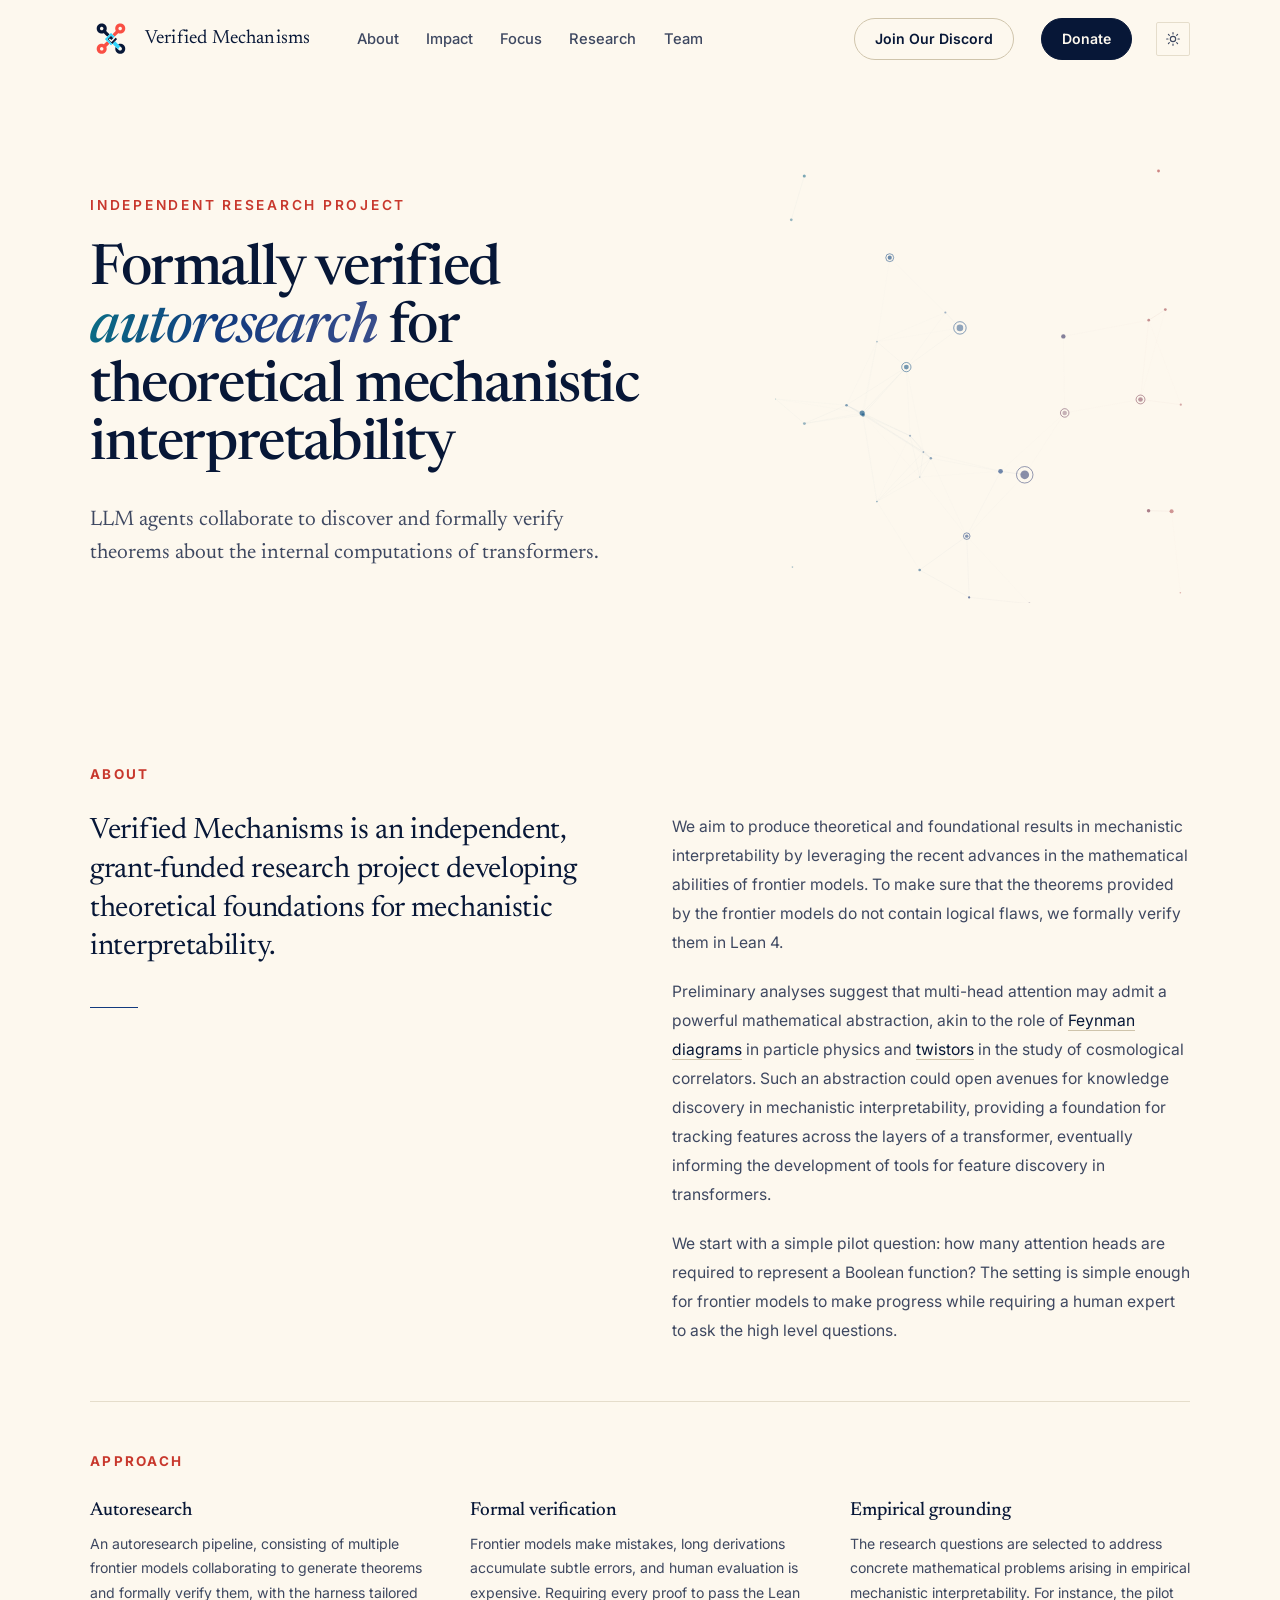
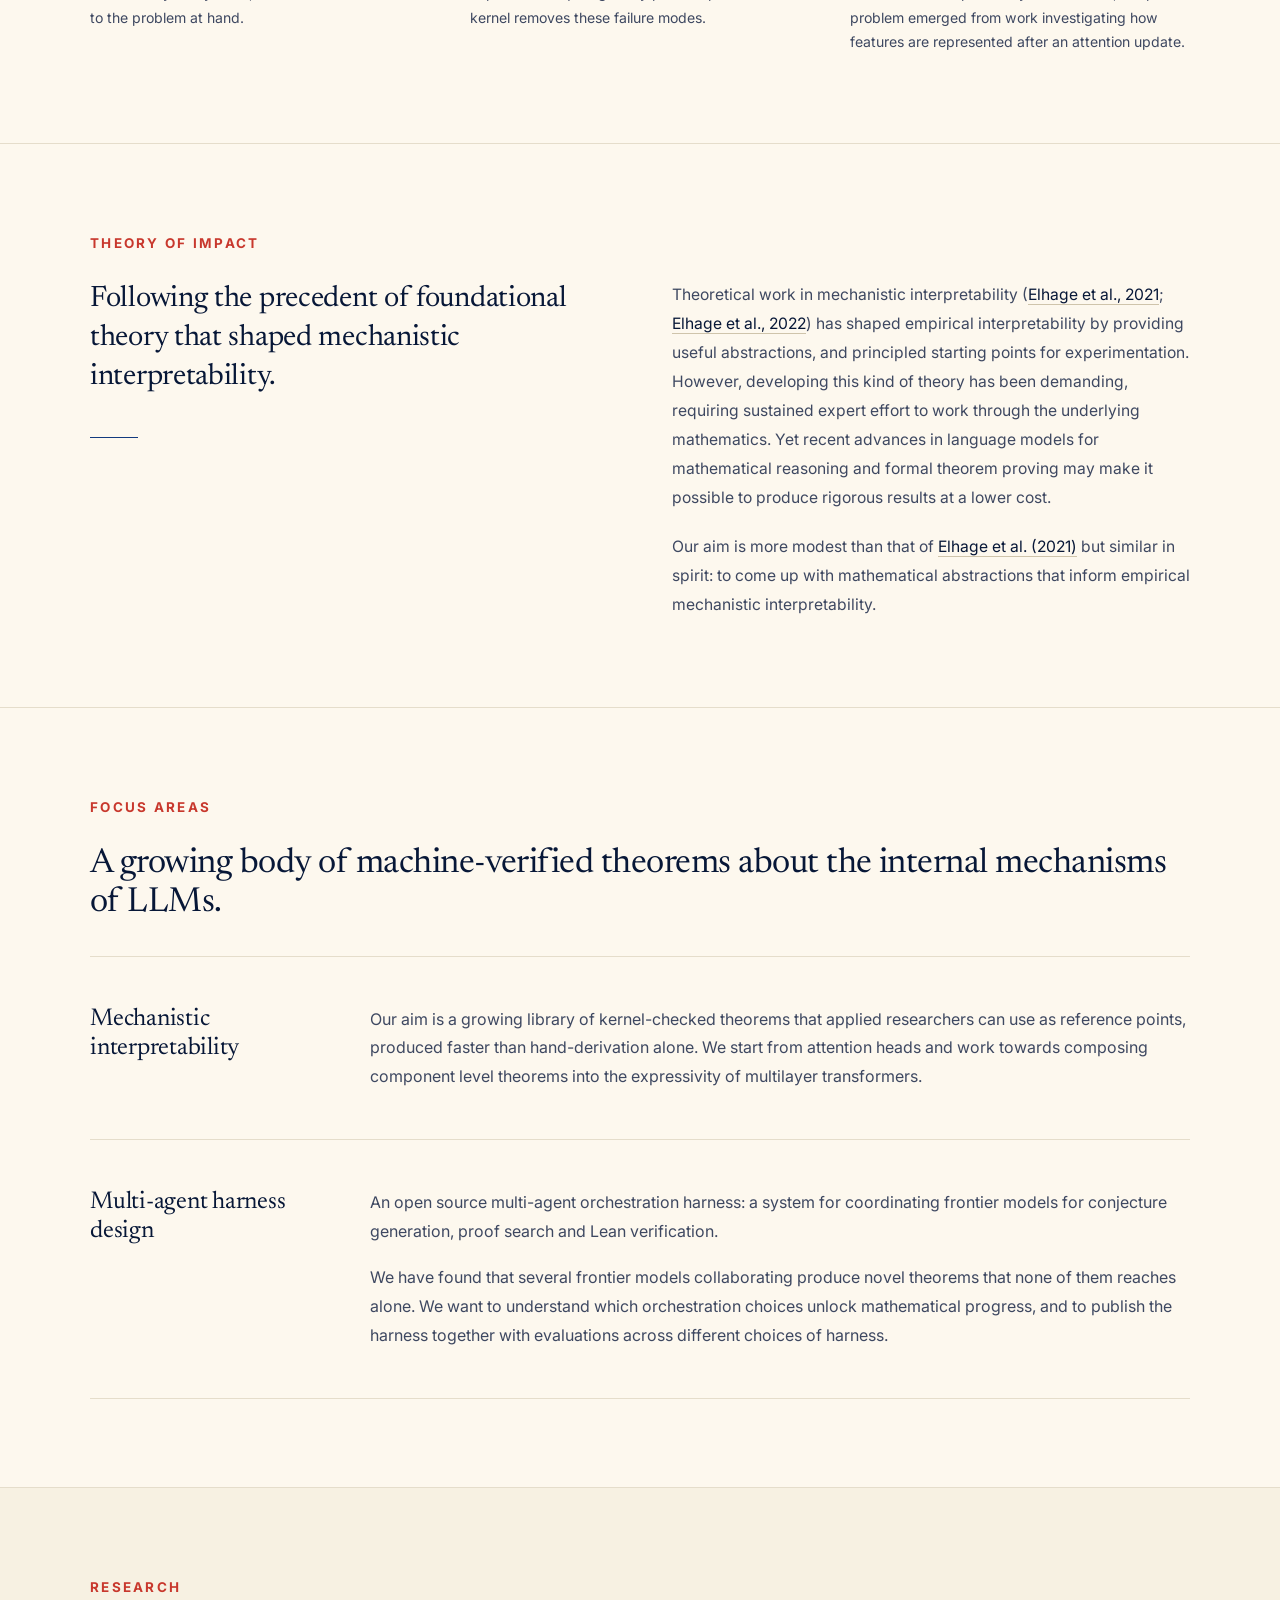
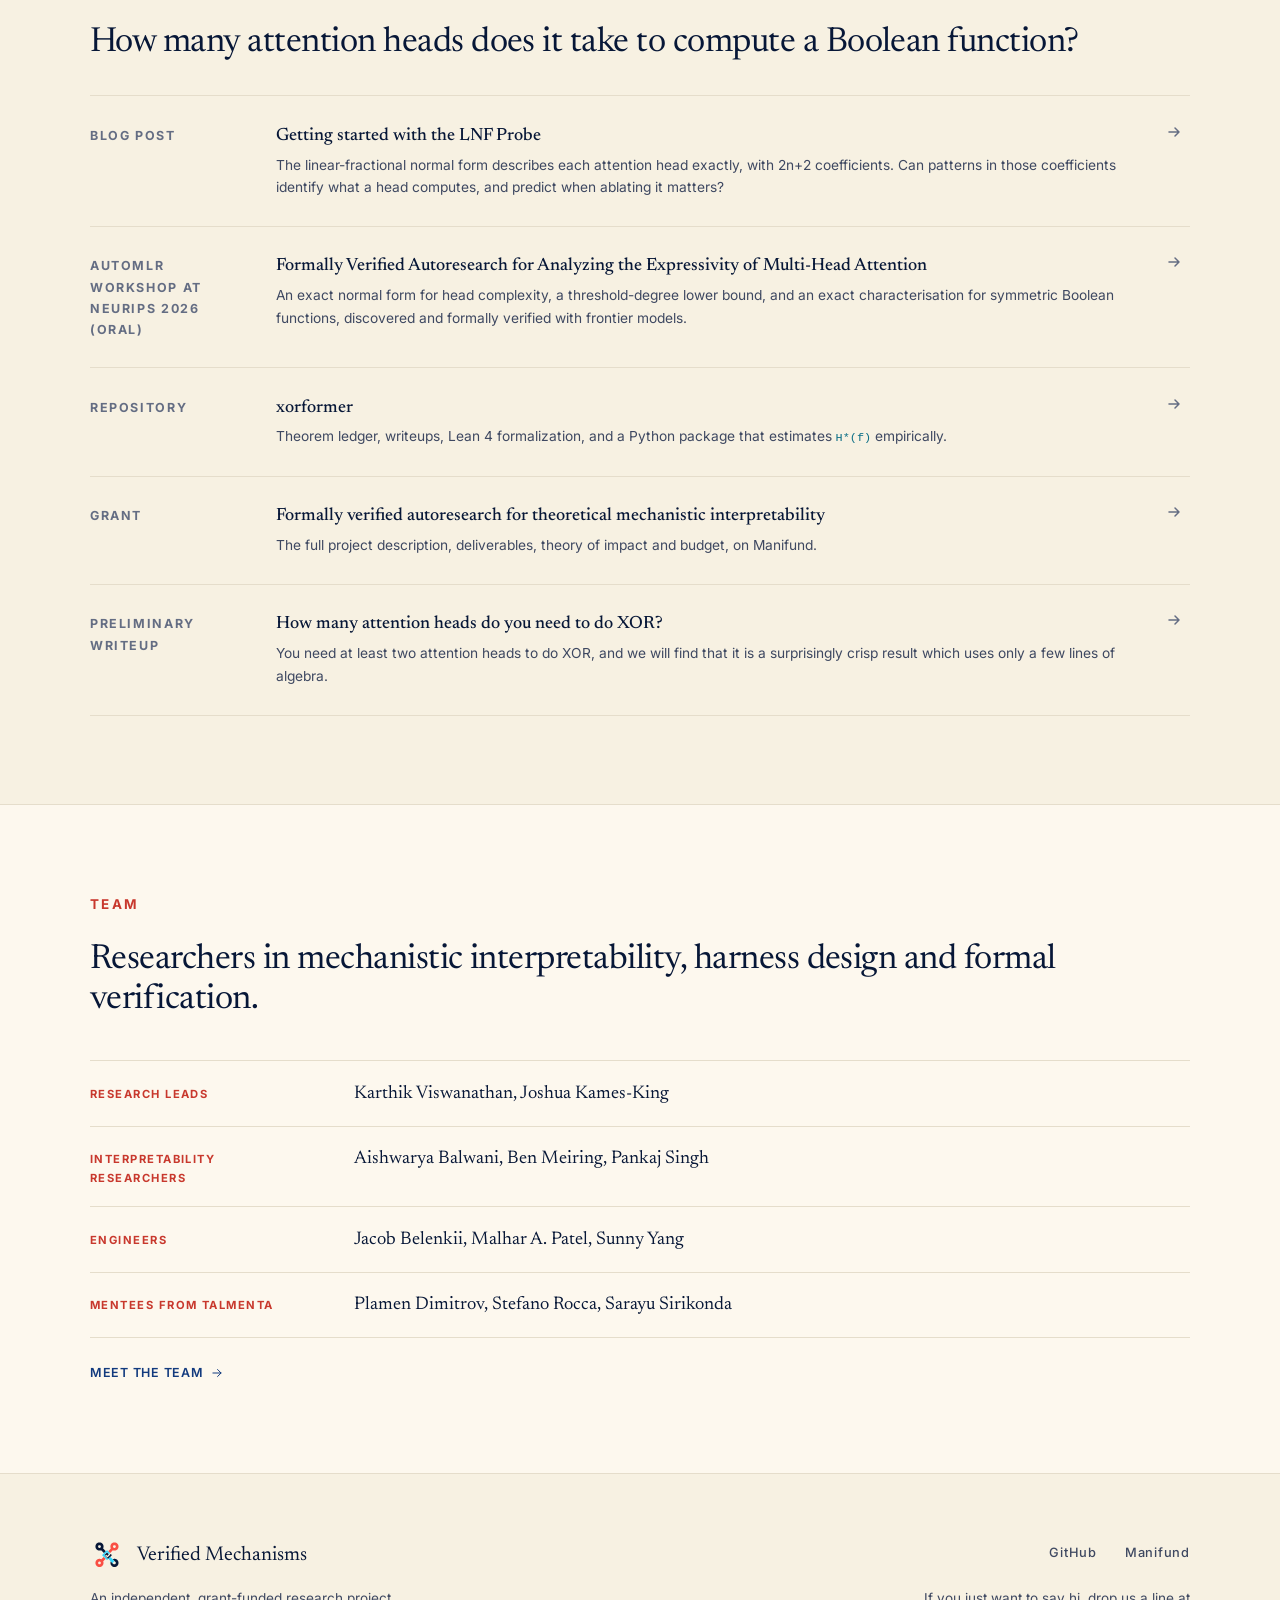
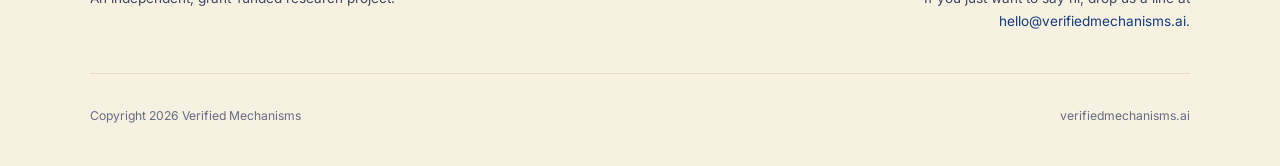
<file: index.html>
<!DOCTYPE html>
<html lang="en">
<head>
<meta charset="utf-8">
<meta name="viewport" content="width=device-width, initial-scale=1">
<title>Verified Mechanisms | Formalised autoresearch for mechanistic interpretability</title>
<meta name="description" content="An independent, grant-funded research project developing theoretical foundations for mechanistic interpretability. LLM agents collaborate to discover and formally verify theorems about the internal computations of transformers.">
<link rel="canonical" href="https://verifiedmechanisms.ai/">
<meta property="og:type" content="website">
<meta property="og:url" content="https://verifiedmechanisms.ai/">
<meta property="og:title" content="Verified Mechanisms">
<meta property="og:description" content="LLM agents collaborate to discover and formally verify theorems about the internal computations of transformers.">
<meta name="twitter:card" content="summary">
<meta name="theme-color" content="#05081F">
<link rel="icon" href="/assets/favicon.svg" type="image/svg+xml">
<link rel="preconnect" href="https://fonts.googleapis.com">
<link rel="preconnect" href="https://fonts.gstatic.com" crossorigin>
<link href="https://fonts.googleapis.com/css2?family=Inter:wght@400;500;600;700&family=Newsreader:ital,opsz,wght@0,6..72,300;0,6..72,400;0,6..72,500;1,6..72,400&display=swap" rel="stylesheet">
<link rel="stylesheet" href="/assets/site.css">
<script>
  // Stamp the theme before first paint so there is no flash.
  (function () {
    try {
      var t = localStorage.getItem('vm-theme');
      if (!t) t = matchMedia('(prefers-color-scheme: light)').matches ? 'light' : 'dark';
      document.documentElement.setAttribute('data-theme', t);
    } catch (e) {}
  })();
</script>
</head>
<body>
<a class="skip-link" href="#main">Skip to content</a>

<nav id="nav">
  <div class="nav-inner">
    <a class="nav-logo" href="/">
      <img class="brand-mark brand-mark--dark" src="/assets/logo.svg" alt="" width="42" height="42">
      <img class="brand-mark brand-mark--light" src="/assets/logo-light.svg" alt="" width="42" height="42">
      <span>Verified Mechanisms</span>
    </a>
    <ul class="nav-links" id="nav-links">
      <li><a href="#about">About</a></li>
      <li><a href="#impact">Impact</a></li>
      <li><a href="#focus-areas">Focus</a></li>
      <li><a href="#research">Research</a></li>
      <li><a href="/team/">Team</a></li>
      <li class="nav-cta-item--lead"><a class="nav-cta nav-cta--ghost" href="https://discord.gg/DaYmn36k" target="_blank" rel="noopener">Join Our Discord</a></li>
      <li><a class="nav-cta nav-cta--solid" href="https://manifund.org/projects/formally-verified-autoresearch-for-theoretical-mech-interp" target="_blank" rel="noopener">Donate</a></li>
    </ul>
    <div class="nav-actions">
      <button class="theme-toggle" type="button" id="theme-toggle" aria-label="Switch colour theme" title="Switch colour theme">
        <svg class="icon-moon" viewBox="0 0 24 24" fill="none" stroke="currentColor" stroke-width="1.7" stroke-linecap="round" stroke-linejoin="round" aria-hidden="true"><path d="M21 12.8A9 9 0 1 1 11.2 3a7 7 0 0 0 9.8 9.8z"/></svg>
        <svg class="icon-sun" viewBox="0 0 24 24" fill="none" stroke="currentColor" stroke-width="1.7" stroke-linecap="round" aria-hidden="true"><circle cx="12" cy="12" r="4"/><path d="M12 2.5v2M12 19.5v2M5.1 5.1l1.4 1.4M17.5 17.5l1.4 1.4M2.5 12h2M19.5 12h2M5.1 18.9l1.4-1.4M17.5 6.5l1.4-1.4"/></svg>
      </button>
      <button class="nav-toggle" type="button" aria-label="Menu" aria-expanded="false" aria-controls="nav-links">
        <span></span><span></span><span></span>
      </button>
    </div>
  </div>
</nav>

<main id="main">

  <!-- ================= hero ================= -->
  <section class="hero">
    <div class="hero-inner">
      <div class="hero-copy">
        <p class="hero-label">Independent research project</p>
        <h1 class="hero-title">Formally verified <em>autoresearch</em> for theoretical mechanistic interpretability</h1>
        <p class="hero-tagline">LLM agents collaborate to discover and formally verify theorems about the internal computations of transformers.</p>
      </div>
      <figure class="hero-figure" aria-hidden="true">
        <canvas class="hero-canvas" id="hero-canvas"></canvas>
      </figure>
    </div>
  </section>

  <!-- ================= about ================= -->
  <section class="section" id="about">
    <div class="section-inner">
      <p class="section-label reveal">About</p>

      <div class="about-grid">
        <div class="reveal">
          <p class="about-statement">Verified Mechanisms is an independent, grant-funded research project developing theoretical foundations for mechanistic interpretability.</p>
          <div class="about-separator"></div>
        </div>

        <div class="about-body reveal" style="transition-delay:0.1s">
          <p>We aim to produce theoretical and foundational results in mechanistic interpretability by leveraging the recent advances in the mathematical abilities of frontier models. To make sure that the theorems provided by the frontier models do not contain logical flaws, we formally verify them in Lean 4.</p>
          <p>Preliminary analyses suggest that multi-head attention may admit a powerful mathematical abstraction, akin to the role of <a class="ref" href="https://en.wikipedia.org/wiki/Feynman_diagram" target="_blank" rel="noopener">Feynman diagrams</a> in particle physics and <a class="ref" href="https://www.quantumuniverse.nl/a-new-language-for-cosmology" target="_blank" rel="noopener">twistors</a> in the study of cosmological correlators. Such an abstraction could open avenues for knowledge discovery in mechanistic interpretability, providing a foundation for tracking features across the layers of a transformer, eventually informing the development of tools for feature discovery in transformers.</p>
          <p>We start with a simple pilot question: how many attention heads are required to represent a Boolean function? The setting is simple enough for frontier models to make progress while requiring a human expert to ask the high level questions.</p>
        </div>
      </div>

      <div class="about-approach">
        <p class="section-label reveal">Approach</p>
        <div class="approach-grid">
          <div class="reveal">
            <h3 class="approach-title">Autoresearch</h3>
            <p class="approach-desc">An autoresearch pipeline, consisting of multiple frontier models collaborating to generate theorems and formally verify them, with the harness tailored to the problem at hand.</p>
          </div>
          <div class="reveal" style="transition-delay:0.1s">
            <h3 class="approach-title">Formal verification</h3>
            <p class="approach-desc">Frontier models make mistakes, long derivations accumulate subtle errors, and human evaluation is expensive. Requiring every proof to pass the Lean kernel removes these failure modes.</p>
          </div>
          <div class="reveal" style="transition-delay:0.2s">
            <h3 class="approach-title">Empirical grounding</h3>
            <p class="approach-desc">The research questions are selected to address concrete mathematical problems arising in empirical mechanistic interpretability. For instance, the pilot problem emerged from work investigating how features are represented after an attention update.</p>
          </div>
        </div>
      </div>
    </div>
  </section>

  <!-- ================= theory of impact ================= -->
  <section class="section section--bordered" id="impact">
    <div class="section-inner">
      <p class="section-label reveal">Theory of impact</p>

      <div class="about-grid">
        <div class="reveal">
          <p class="about-statement">Following the precedent of foundational theory that shaped mechanistic interpretability.</p>
          <div class="about-separator"></div>
        </div>

        <div class="about-body reveal" style="transition-delay:0.1s">
          <p>Theoretical work in mechanistic interpretability (<a class="ref" href="https://transformer-circuits.pub/2021/framework/index.html" target="_blank" rel="noopener">Elhage et al., 2021</a>; <a class="ref" href="https://transformer-circuits.pub/2022/toy_model/index.html" target="_blank" rel="noopener">Elhage et al., 2022</a>) has shaped empirical interpretability by providing useful abstractions, and principled starting points for experimentation. However, developing this kind of theory has been demanding, requiring sustained expert effort to work through the underlying mathematics. Yet recent advances in language models for mathematical reasoning and formal theorem proving may make it possible to produce rigorous results at a lower cost.</p>
          <p>Our aim is more modest than that of <a class="ref" href="https://transformer-circuits.pub/2021/framework/index.html" target="_blank" rel="noopener">Elhage et al. (2021)</a> but similar in spirit: to come up with mathematical abstractions that inform empirical mechanistic interpretability.</p>
        </div>
      </div>
    </div>
  </section>

  <!-- ================= focus areas ================= -->
  <section class="section section--bordered" id="focus-areas">
    <div class="section-inner">
      <p class="section-label reveal">Focus areas</p>
      <h2 class="section-heading reveal">A growing body of machine-verified theorems about the internal mechanisms of LLMs.</h2>

      <div class="strand reveal">
        <h3 class="strand-title">Mechanistic interpretability</h3>
        <div class="strand-body">
          <p>Our aim is a growing library of kernel-checked theorems that applied researchers can use as reference points, produced faster than hand-derivation alone. We start from attention heads and work towards composing component level theorems into the expressivity of multilayer transformers.</p>
        </div>
      </div>

      <div class="strand reveal">
        <h3 class="strand-title">Multi-agent harness design</h3>
        <div class="strand-body">
          <p>An open source multi-agent orchestration harness: a system for coordinating frontier models for conjecture generation, proof search and Lean verification.</p>
          <p>We have found that several frontier models collaborating produce novel theorems that none of them reaches alone. We want to understand which orchestration choices unlock mathematical progress, and to publish the harness together with evaluations across different choices of harness.</p>
        </div>
      </div>

    </div>
  </section>

  <!-- ================= research ================= -->
  <section class="section section--tinted" id="research">
    <div class="section-inner">
      <p class="section-label reveal">Research</p>
      <h2 class="section-heading reveal">How many attention heads does it take to compute a Boolean function?</h2>

      <ul class="outputs-list reveal">
        <li>
          <a class="output" href="/blog/getting-started-with-the-lnf-probe/">
            <span class="output-kind">Blog post</span>
            <span class="output-body">
              <span class="output-title">Getting started with the LNF Probe</span>
              <span class="output-desc">The linear-fractional normal form describes each attention head exactly, with 2n+2 coefficients. Can patterns in those coefficients identify what a head computes, and predict when ablating it matters?</span>
            </span>
            <span class="output-arrow"><svg viewBox="0 0 16 16" fill="none" aria-hidden="true"><path d="M3 8h10M9 4l4 4-4 4" stroke="currentColor" stroke-width="1.5" stroke-linecap="round" stroke-linejoin="round"/></svg></span>
          </a>
        </li>
        <li>
          <a class="output" href="https://arxiv.org/abs/2610.25341" target="_blank" rel="noopener">
            <span class="output-kind">AutoMLR Workshop at NeurIPS 2026 (Oral)</span>
            <span class="output-body">
              <span class="output-title">Formally Verified Autoresearch for Analyzing the Expressivity of Multi-Head Attention</span>
              <span class="output-desc">An exact normal form for head complexity, a threshold-degree lower bound, and an exact characterisation for symmetric Boolean functions, discovered and formally verified with frontier models.</span>
            </span>
            <span class="output-arrow"><svg viewBox="0 0 16 16" fill="none" aria-hidden="true"><path d="M3 8h10M9 4l4 4-4 4" stroke="currentColor" stroke-width="1.5" stroke-linecap="round" stroke-linejoin="round"/></svg></span>
          </a>
        </li>
        <li>
          <a class="output" href="https://github.com/VerifiedMechanisms/xorformer" target="_blank" rel="noopener">
            <span class="output-kind">Repository</span>
            <span class="output-body">
              <span class="output-title">xorformer</span>
              <span class="output-desc">Theorem ledger, writeups, Lean 4 formalization, and a Python package that estimates <span class="mono">H*(f)</span> empirically.</span>
            </span>
            <span class="output-arrow"><svg viewBox="0 0 16 16" fill="none" aria-hidden="true"><path d="M3 8h10M9 4l4 4-4 4" stroke="currentColor" stroke-width="1.5" stroke-linecap="round" stroke-linejoin="round"/></svg></span>
          </a>
        </li>
        <li>
          <a class="output" href="https://manifund.org/projects/formally-verified-autoresearch-for-theoretical-mech-interp" target="_blank" rel="noopener">
            <span class="output-kind">Grant</span>
            <span class="output-body">
              <span class="output-title">Formally verified autoresearch for theoretical mechanistic interpretability</span>
              <span class="output-desc">The full project description, deliverables, theory of impact and budget, on Manifund.</span>
            </span>
            <span class="output-arrow"><svg viewBox="0 0 16 16" fill="none" aria-hidden="true"><path d="M3 8h10M9 4l4 4-4 4" stroke="currentColor" stroke-width="1.5" stroke-linecap="round" stroke-linejoin="round"/></svg></span>
          </a>
        </li>
        <li>
          <a class="output" href="https://www.lesswrong.com/posts/T66BKwSufh5SfiPHm/how-many-attention-heads-do-you-need-to-do-xor-3" target="_blank" rel="noopener">
            <span class="output-kind">Preliminary writeup</span>
            <span class="output-body">
              <span class="output-title">How many attention heads do you need to do XOR?</span>
              <span class="output-desc">You need at least two attention heads to do XOR, and we will find that it is a surprisingly crisp result which uses only a few lines of algebra.</span>
            </span>
            <span class="output-arrow"><svg viewBox="0 0 16 16" fill="none" aria-hidden="true"><path d="M3 8h10M9 4l4 4-4 4" stroke="currentColor" stroke-width="1.5" stroke-linecap="round" stroke-linejoin="round"/></svg></span>
          </a>
        </li>
      </ul>
    </div>
  </section>

  <!-- ================= team ================= -->
  <section class="section section--bordered" id="team">
    <div class="section-inner">
      <p class="section-label reveal">Team</p>
      <h2 class="section-heading reveal">Researchers in mechanistic interpretability, harness design and formal verification.</h2>

      <div class="team-roll">
        <div class="team-roll-row reveal">
          <h3 class="team-roll-group">Research leads</h3>
          <p class="team-roll-names"><a href="/team/#karthik-viswanathan">Karthik Viswanathan</a>, <a href="/team/#joshua-kames-king">Joshua Kames-King</a></p>
        </div>
        <div class="team-roll-row reveal">
          <h3 class="team-roll-group">Interpretability researchers</h3>
          <p class="team-roll-names"><a href="/team/#aishwarya-balwani">Aishwarya Balwani</a>, <a href="/team/#ben-meiring">Ben Meiring</a>, <a href="/team/#pankaj-singh">Pankaj Singh</a></p>
        </div>
        <div class="team-roll-row reveal">
          <h3 class="team-roll-group">Engineers</h3>
          <p class="team-roll-names"><a href="/team/#jacob-belenkii">Jacob Belenkii</a>, <a href="/team/#malhar-a-patel">Malhar A. Patel</a>, <a href="/team/#sunny-yang">Sunny Yang</a></p>
        </div>
        <div class="team-roll-row reveal">
          <h3 class="team-roll-group">Mentees from Talmenta</h3>
          <p class="team-roll-names"><a href="/team/#plamen-dimitrov">Plamen Dimitrov</a>, <a href="/team/#stefano-rocca">Stefano Rocca</a>, <a href="/team/#sarayu-sirikonda">Sarayu Sirikonda</a></p>
        </div>
      </div>

      <a class="card-link reveal" href="/team/">Meet the team <svg viewBox="0 0 24 24" fill="none" stroke="currentColor" stroke-width="1.7" stroke-linecap="round" stroke-linejoin="round" aria-hidden="true"><path d="M5 12h14M13 6l6 6-6 6"/></svg></a>
    </div>
  </section>

</main>

<footer>
  <div class="footer-inner">
    <div class="footer-top">
      <span class="footer-brand">
          <img class="brand-mark brand-mark--dark" src="/assets/logo.svg" alt="" width="34" height="34">
          <img class="brand-mark brand-mark--light" src="/assets/logo-light.svg" alt="" width="34" height="34">
          Verified Mechanisms
        </span>
      <ul class="footer-links">
        <li><a href="https://github.com/VerifiedMechanisms/xorformer" target="_blank" rel="noopener">GitHub</a></li>
        <li><a href="https://manifund.org/projects/formally-verified-autoresearch-for-theoretical-mech-interp" target="_blank" rel="noopener">Manifund</a></li>
      </ul>
      <p class="footer-blurb">An independent, grant-funded research project.</p>
      <p class="footer-blurb footer-blurb--right">If you just want to say hi, drop us a line at <a href="mailto:hello@verifiedmechanisms.ai">hello@verifiedmechanisms.ai</a>.</p>
    </div>
    <div class="footer-bottom">
      <p>Copyright 2026 Verified Mechanisms</p>
      <p>verifiedmechanisms.ai</p>
    </div>
  </div>
</footer>

<script src="/assets/site.js" defer></script>
<script src="/assets/hero.js" defer></script>
</body>
</html>
</file>
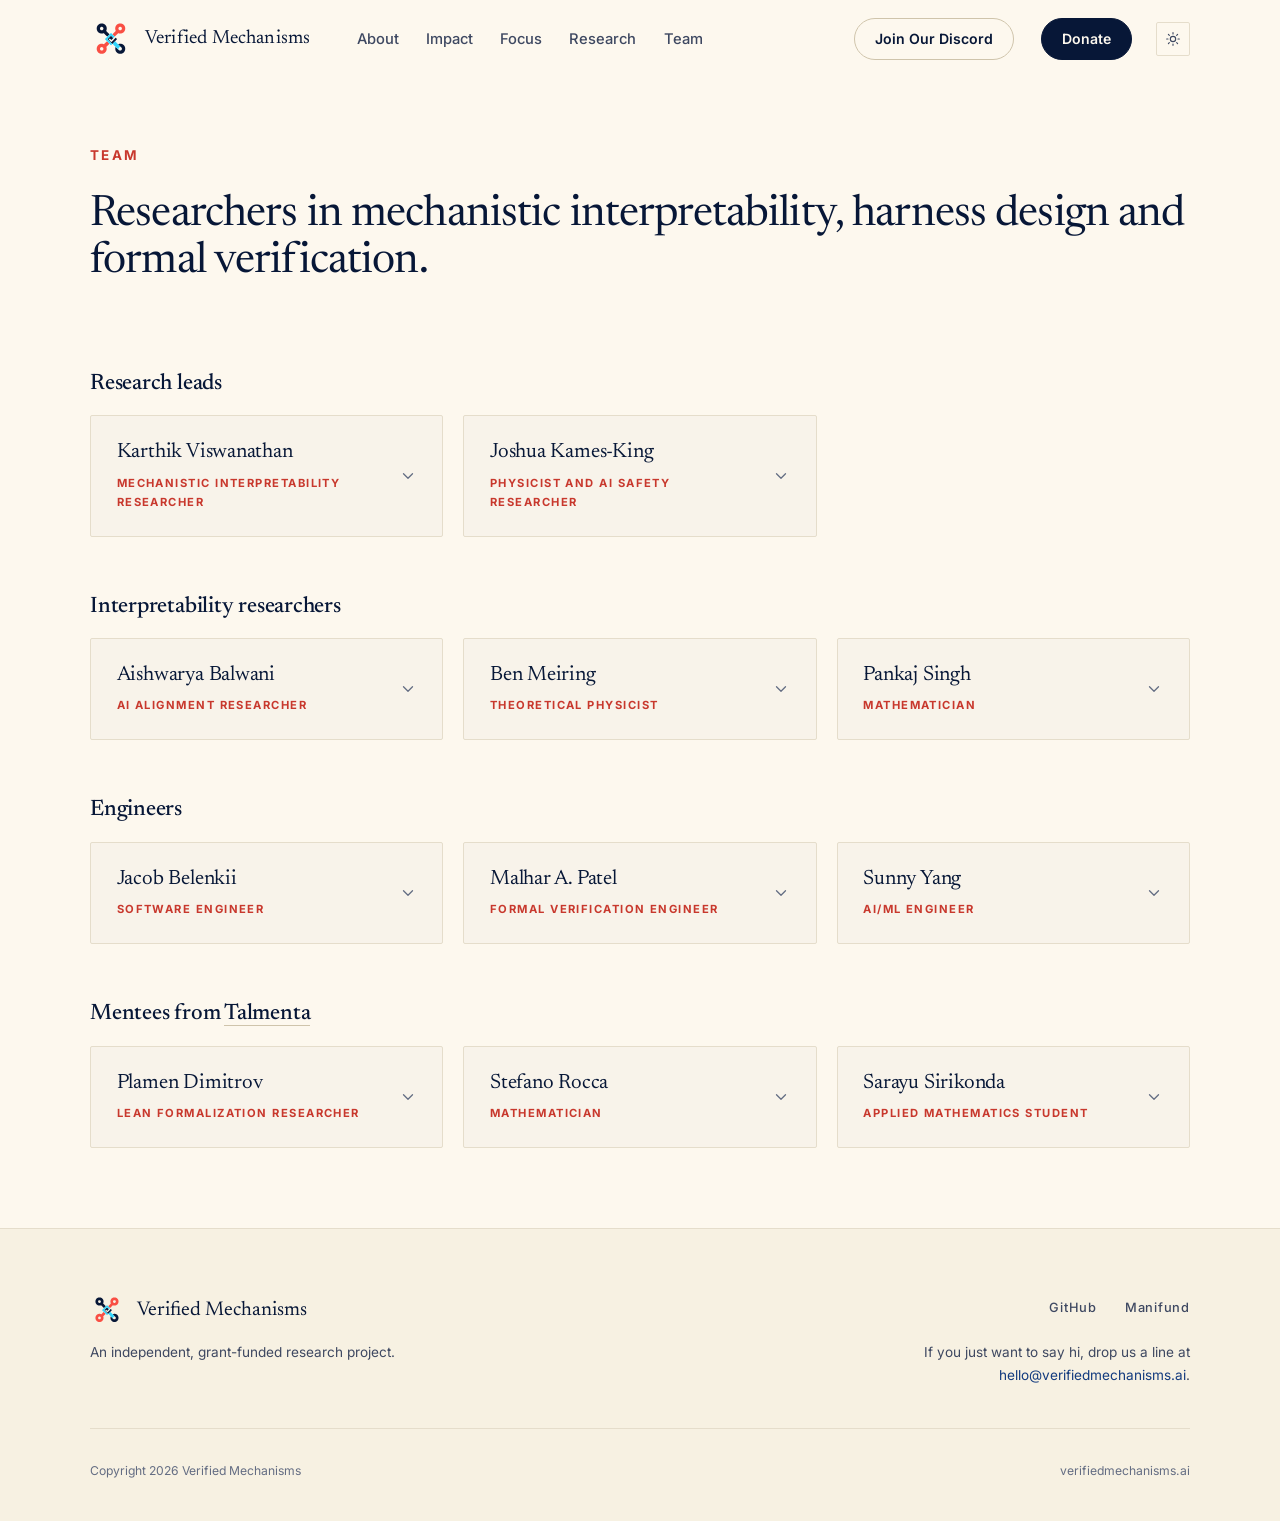
<file: team/index.html>
<!DOCTYPE html>
<html lang="en">
<head>
<meta charset="utf-8">
<meta name="viewport" content="width=device-width, initial-scale=1">
<title>Team | Verified Mechanisms</title>
<meta name="description" content="The Verified Mechanisms team: research leads, interpretability researchers, engineers and mentees from Talmenta working on formally verified autoresearch for mechanistic interpretability.">
<link rel="canonical" href="https://verifiedmechanisms.ai/team/">
<meta property="og:type" content="website">
<meta property="og:url" content="https://verifiedmechanisms.ai/team/">
<meta property="og:title" content="Team | Verified Mechanisms">
<meta property="og:description" content="The eleven people working on formally verified autoresearch for mechanistic interpretability.">
<meta name="theme-color" content="#05081F">
<link rel="icon" href="/assets/favicon.svg" type="image/svg+xml">
<link rel="preconnect" href="https://fonts.googleapis.com">
<link rel="preconnect" href="https://fonts.gstatic.com" crossorigin>
<link href="https://fonts.googleapis.com/css2?family=Inter:wght@400;500;600;700&family=Newsreader:ital,opsz,wght@0,6..72,300;0,6..72,400;0,6..72,500;1,6..72,400&display=swap" rel="stylesheet">
<link rel="stylesheet" href="/assets/site.css">
<script>
  // Stamp the theme before first paint so there is no flash.
  (function () {
    try {
      var t = localStorage.getItem('vm-theme');
      if (!t) t = matchMedia('(prefers-color-scheme: light)').matches ? 'light' : 'dark';
      document.documentElement.setAttribute('data-theme', t);
    } catch (e) {}
  })();
</script>
</head>
<body>
<a class="skip-link" href="#main">Skip to content</a>

<nav id="nav">
  <div class="nav-inner">
    <a class="nav-logo" href="/">
      <img class="brand-mark brand-mark--dark" src="/assets/logo.svg" alt="" width="42" height="42">
      <img class="brand-mark brand-mark--light" src="/assets/logo-light.svg" alt="" width="42" height="42">
      <span>Verified Mechanisms</span>
    </a>
    <ul class="nav-links" id="nav-links">
      <li><a href="/#about">About</a></li>
      <li><a href="/#impact">Impact</a></li>
      <li><a href="/#focus-areas">Focus</a></li>
      <li><a href="/#research">Research</a></li>
      <li><a href="/team/" aria-current="page">Team</a></li>
      <li class="nav-cta-item--lead"><a class="nav-cta nav-cta--ghost" href="https://discord.gg/DaYmn36k" target="_blank" rel="noopener">Join Our Discord</a></li>
      <li><a class="nav-cta nav-cta--solid" href="https://manifund.org/projects/formally-verified-autoresearch-for-theoretical-mech-interp" target="_blank" rel="noopener">Donate</a></li>
    </ul>
    <div class="nav-actions">
      <button class="theme-toggle" type="button" id="theme-toggle" aria-label="Switch colour theme" title="Switch colour theme">
        <svg class="icon-moon" viewBox="0 0 24 24" fill="none" stroke="currentColor" stroke-width="1.7" stroke-linecap="round" stroke-linejoin="round" aria-hidden="true"><path d="M21 12.8A9 9 0 1 1 11.2 3a7 7 0 0 0 9.8 9.8z"/></svg>
        <svg class="icon-sun" viewBox="0 0 24 24" fill="none" stroke="currentColor" stroke-width="1.7" stroke-linecap="round" aria-hidden="true"><circle cx="12" cy="12" r="4"/><path d="M12 2.5v2M12 19.5v2M5.1 5.1l1.4 1.4M17.5 17.5l1.4 1.4M2.5 12h2M19.5 12h2M5.1 18.9l1.4-1.4M17.5 6.5l1.4-1.4"/></svg>
      </button>
      <button class="nav-toggle" type="button" aria-label="Menu" aria-expanded="false" aria-controls="nav-links">
        <span></span><span></span><span></span>
      </button>
    </div>
  </div>
</nav>

<main id="main">

  <header class="page-header">
    <div class="page-inner page-inner--wide">
      <p class="section-label">Team</p>
      <h1 class="page-title">Researchers in mechanistic interpretability, harness design and formal verification.</h1>
    </div>
  </header>

  <div class="page-body">
    <div class="page-inner page-inner--wide">

      <section class="people-group" aria-labelledby="research-leads">
        <h2 id="research-leads">Research leads</h2>
        <div class="people-grid">
        <article class="person reveal" id="karthik-viswanathan">
          <button class="person-toggle" type="button" aria-expanded="false" aria-controls="karthik-viswanathan-panel">
            <span class="person-name">Karthik Viswanathan</span>
            <span class="person-role">Mechanistic interpretability researcher</span>
            <svg class="person-chevron" viewBox="0 0 24 24" fill="none" stroke="currentColor" stroke-width="1.7" stroke-linecap="round" stroke-linejoin="round" aria-hidden="true"><path d="M6 9l6 6 6-6"/></svg>
          </button>
          <div class="person-panel" id="karthik-viswanathan-panel">
            <div class="person-panel-inner">
              <p class="team-bio">Currently in MATS 9.1 with Simplex, after a Physics PhD at the University of Amsterdam and a MARS 3.0 with Geodesic Research. Likes to work on mechanistic interpretability, even though it is damn hard.</p>
              <div class="team-links">
              <a href="https://karthikviswanathn.github.io" target="_blank" rel="noopener" aria-label="Website" title="Website">
                <svg class="icon-stroke" viewBox="0 0 24 24" aria-hidden="true"><circle cx="12" cy="12" r="9"/><path d="M3 12h18M12 3c2.5 2.6 3.8 5.7 3.8 9s-1.3 6.4-3.8 9c-2.5-2.6-3.8-5.7-3.8-9S9.5 5.6 12 3z"/></svg>
              </a>
              <a href="https://www.linkedin.com/in/karthik-viswanathan-6b8a0111a/" target="_blank" rel="noopener" aria-label="LinkedIn" title="LinkedIn">
                <svg viewBox="0 0 24 24" aria-hidden="true"><path d="M20.447 20.452h-3.554v-5.569c0-1.328-.027-3.037-1.852-3.037-1.853 0-2.136 1.445-2.136 2.939v5.667H9.351V9h3.414v1.561h.046c.477-.9 1.637-1.85 3.37-1.85 3.601 0 4.267 2.37 4.267 5.455v6.286zM5.337 7.433a2.062 2.062 0 1 1 0-4.125 2.062 2.062 0 0 1 0 4.125zm1.782 13.019H3.555V9h3.564v11.452zM22.225 0H1.771C.792 0 0 .774 0 1.729v20.542C0 23.227.792 24 1.771 24h20.451C23.2 24 24 23.227 24 22.271V1.729C24 .774 23.2 0 22.225 0z"/></svg>
              </a>
              <a href="https://scholar.google.com/citations?user=Qreb6HQAAAAJ" target="_blank" rel="noopener" aria-label="Google Scholar" title="Google Scholar">
                <svg viewBox="0 0 24 24" aria-hidden="true"><path d="M5.242 13.769 0 9.5 12 0l12 9.5-5.242 4.269C17.548 11.249 14.978 9.5 12 9.5s-5.548 1.749-6.758 4.269zM12 10a7 7 0 1 0 0 14 7 7 0 0 0 0-14z"/></svg>
              </a>
              </div>
            </div>
          </div>
        </article>

        <article class="person reveal" id="joshua-kames-king" style="transition-delay:0.08s">
          <button class="person-toggle" type="button" aria-expanded="false" aria-controls="joshua-kames-king-panel">
            <span class="person-name">Joshua Kames-King</span>
            <span class="person-role">Physicist and AI safety researcher</span>
            <svg class="person-chevron" viewBox="0 0 24 24" fill="none" stroke="currentColor" stroke-width="1.7" stroke-linecap="round" stroke-linejoin="round" aria-hidden="true"><path d="M6 9l6 6 6-6"/></svg>
          </button>
          <div class="person-panel" id="joshua-kames-king-panel">
            <div class="person-panel-inner">
              <p class="team-bio">Currently an Iliad fellow, after a postdoc at EPFL and a PhD in string theory at University of Bonn. Likes mechanistic interpretability, formal verification, and believes that AI safety should eventually mostly run itself.</p>
              <div class="team-links">
              <a href="https://www.linkedin.com/in/joshua-kames-king-a87919376/" target="_blank" rel="noopener" aria-label="LinkedIn" title="LinkedIn">
                <svg viewBox="0 0 24 24" aria-hidden="true"><path d="M20.447 20.452h-3.554v-5.569c0-1.328-.027-3.037-1.852-3.037-1.853 0-2.136 1.445-2.136 2.939v5.667H9.351V9h3.414v1.561h.046c.477-.9 1.637-1.85 3.37-1.85 3.601 0 4.267 2.37 4.267 5.455v6.286zM5.337 7.433a2.062 2.062 0 1 1 0-4.125 2.062 2.062 0 0 1 0 4.125zm1.782 13.019H3.555V9h3.564v11.452zM22.225 0H1.771C.792 0 0 .774 0 1.729v20.542C0 23.227.792 24 1.771 24h20.451C23.2 24 24 23.227 24 22.271V1.729C24 .774 23.2 0 22.225 0z"/></svg>
              </a>
              <a href="https://scholar.google.com/citations?user=3WWQQb4AAAAJ&amp;hl=en" target="_blank" rel="noopener" aria-label="Google Scholar" title="Google Scholar">
                <svg viewBox="0 0 24 24" aria-hidden="true"><path d="M5.242 13.769 0 9.5 12 0l12 9.5-5.242 4.269C17.548 11.249 14.978 9.5 12 9.5s-5.548 1.749-6.758 4.269zM12 10a7 7 0 1 0 0 14 7 7 0 0 0 0-14z"/></svg>
              </a>
              </div>
            </div>
          </div>
        </article>
        </div>
      </section>
      <section class="people-group" aria-labelledby="interpretability-researchers">
        <h2 id="interpretability-researchers">Interpretability researchers</h2>
        <div class="people-grid">
        <article class="person reveal" id="aishwarya-balwani">
          <button class="person-toggle" type="button" aria-expanded="false" aria-controls="aishwarya-balwani-panel">
            <span class="person-name">Aishwarya Balwani</span>
            <span class="person-role">AI alignment researcher</span>
            <svg class="person-chevron" viewBox="0 0 24 24" fill="none" stroke="currentColor" stroke-width="1.7" stroke-linecap="round" stroke-linejoin="round" aria-hidden="true"><path d="M6 9l6 6 6-6"/></svg>
          </button>
          <div class="person-panel" id="aishwarya-balwani-panel">
            <div class="person-panel-inner">
              <p class="team-bio">Trained in signal processing, statistical machine learning and theoretical neuroscience, with a PhD thesis that used RNNs as model organisms for cortical circuits. Has been moving into AI safety and alignment since last year.</p>
              <div class="team-links">
              <a href="https://aishwaryahb.github.io/" target="_blank" rel="noopener" aria-label="Website" title="Website">
                <svg class="icon-stroke" viewBox="0 0 24 24" aria-hidden="true"><circle cx="12" cy="12" r="9"/><path d="M3 12h18M12 3c2.5 2.6 3.8 5.7 3.8 9s-1.3 6.4-3.8 9c-2.5-2.6-3.8-5.7-3.8-9S9.5 5.6 12 3z"/></svg>
              </a>
              <a href="https://www.linkedin.com/in/aishwaryahb" target="_blank" rel="noopener" aria-label="LinkedIn" title="LinkedIn">
                <svg viewBox="0 0 24 24" aria-hidden="true"><path d="M20.447 20.452h-3.554v-5.569c0-1.328-.027-3.037-1.852-3.037-1.853 0-2.136 1.445-2.136 2.939v5.667H9.351V9h3.414v1.561h.046c.477-.9 1.637-1.85 3.37-1.85 3.601 0 4.267 2.37 4.267 5.455v6.286zM5.337 7.433a2.062 2.062 0 1 1 0-4.125 2.062 2.062 0 0 1 0 4.125zm1.782 13.019H3.555V9h3.564v11.452zM22.225 0H1.771C.792 0 0 .774 0 1.729v20.542C0 23.227.792 24 1.771 24h20.451C23.2 24 24 23.227 24 22.271V1.729C24 .774 23.2 0 22.225 0z"/></svg>
              </a>
              <a href="https://scholar.google.com/citations?user=wyXqxjwAAAAJ&amp;hl=en" target="_blank" rel="noopener" aria-label="Google Scholar" title="Google Scholar">
                <svg viewBox="0 0 24 24" aria-hidden="true"><path d="M5.242 13.769 0 9.5 12 0l12 9.5-5.242 4.269C17.548 11.249 14.978 9.5 12 9.5s-5.548 1.749-6.758 4.269zM12 10a7 7 0 1 0 0 14 7 7 0 0 0 0-14z"/></svg>
              </a>
              </div>
            </div>
          </div>
        </article>

        <article class="person reveal" id="ben-meiring" style="transition-delay:0.08s">
          <button class="person-toggle" type="button" aria-expanded="false" aria-controls="ben-meiring-panel">
            <span class="person-name">Ben Meiring</span>
            <span class="person-role">Theoretical physicist</span>
            <svg class="person-chevron" viewBox="0 0 24 24" fill="none" stroke="currentColor" stroke-width="1.7" stroke-linecap="round" stroke-linejoin="round" aria-hidden="true"><path d="M6 9l6 6 6-6"/></svg>
          </button>
          <div class="person-panel" id="ben-meiring-panel">
            <div class="person-panel-inner">
              <p class="team-bio">A theoretical physicist with a PhD from Oxford and a postdoc at the Technion, with a background in holography, black holes and hydrodynamics. His machine learning interests are optimization, generalization and interpretability.</p>
              <div class="team-links">
              <a href="https://github.com/ben-meiring" target="_blank" rel="noopener" aria-label="GitHub" title="GitHub">
                <svg viewBox="0 0 24 24" aria-hidden="true"><path d="M12 .297c-6.63 0-12 5.373-12 12 0 5.303 3.438 9.8 8.205 11.385.6.113.82-.258.82-.577 0-.285-.01-1.04-.015-2.04-3.338.724-4.042-1.61-4.042-1.61C4.422 18.07 3.633 17.7 3.633 17.7c-1.087-.744.084-.729.084-.729 1.205.084 1.838 1.236 1.838 1.236 1.07 1.835 2.809 1.305 3.495.998.108-.776.417-1.305.76-1.605-2.665-.3-5.466-1.332-5.466-5.93 0-1.31.465-2.38 1.235-3.22-.135-.303-.54-1.523.105-3.176 0 0 1.005-.322 3.3 1.23.96-.267 1.98-.399 3-.405 1.02.006 2.04.138 3 .405 2.28-1.552 3.285-1.23 3.285-1.23.645 1.653.24 2.873.12 3.176.765.84 1.23 1.91 1.23 3.22 0 4.61-2.805 5.625-5.475 5.92.42.36.81 1.096.81 2.22 0 1.606-.015 2.896-.015 3.286 0 .315.21.69.825.57C20.565 22.092 24 17.592 24 12.297c0-6.627-5.373-12-12-12"/></svg>
              </a>
              <a href="https://www.linkedin.com/in/ben-meiring" target="_blank" rel="noopener" aria-label="LinkedIn" title="LinkedIn">
                <svg viewBox="0 0 24 24" aria-hidden="true"><path d="M20.447 20.452h-3.554v-5.569c0-1.328-.027-3.037-1.852-3.037-1.853 0-2.136 1.445-2.136 2.939v5.667H9.351V9h3.414v1.561h.046c.477-.9 1.637-1.85 3.37-1.85 3.601 0 4.267 2.37 4.267 5.455v6.286zM5.337 7.433a2.062 2.062 0 1 1 0-4.125 2.062 2.062 0 0 1 0 4.125zm1.782 13.019H3.555V9h3.564v11.452zM22.225 0H1.771C.792 0 0 .774 0 1.729v20.542C0 23.227.792 24 1.771 24h20.451C23.2 24 24 23.227 24 22.271V1.729C24 .774 23.2 0 22.225 0z"/></svg>
              </a>
              <a href="https://scholar.google.com/citations?user=Y_txcSIAAAAJ&amp;hl=en" target="_blank" rel="noopener" aria-label="Google Scholar" title="Google Scholar">
                <svg viewBox="0 0 24 24" aria-hidden="true"><path d="M5.242 13.769 0 9.5 12 0l12 9.5-5.242 4.269C17.548 11.249 14.978 9.5 12 9.5s-5.548 1.749-6.758 4.269zM12 10a7 7 0 1 0 0 14 7 7 0 0 0 0-14z"/></svg>
              </a>
              </div>
            </div>
          </div>
        </article>

        <article class="person reveal" id="pankaj-singh" style="transition-delay:0.16s">
          <button class="person-toggle" type="button" aria-expanded="false" aria-controls="pankaj-singh-panel">
            <span class="person-name">Pankaj Singh</span>
            <span class="person-role">Mathematician</span>
            <svg class="person-chevron" viewBox="0 0 24 24" fill="none" stroke="currentColor" stroke-width="1.7" stroke-linecap="round" stroke-linejoin="round" aria-hidden="true"><path d="M6 9l6 6 6-6"/></svg>
          </button>
          <div class="person-panel" id="pankaj-singh-panel">
            <div class="person-panel-inner">
              <p class="team-bio">A mathematician who recently completed a PhD at the University of South Carolina, working on algebraic and arithmetic geometry, commutative algebra and representation theory. Lately works on formalization and autoformalization of mathematics, and on what goes wrong when agents do the formalizing.</p>
              <div class="team-links">
              <a href="https://www.pksusc.com/" target="_blank" rel="noopener" aria-label="Website" title="Website">
                <svg class="icon-stroke" viewBox="0 0 24 24" aria-hidden="true"><circle cx="12" cy="12" r="9"/><path d="M3 12h18M12 3c2.5 2.6 3.8 5.7 3.8 9s-1.3 6.4-3.8 9c-2.5-2.6-3.8-5.7-3.8-9S9.5 5.6 12 3z"/></svg>
              </a>
              <a href="https://github.com/Pksingh1992" target="_blank" rel="noopener" aria-label="GitHub" title="GitHub">
                <svg viewBox="0 0 24 24" aria-hidden="true"><path d="M12 .297c-6.63 0-12 5.373-12 12 0 5.303 3.438 9.8 8.205 11.385.6.113.82-.258.82-.577 0-.285-.01-1.04-.015-2.04-3.338.724-4.042-1.61-4.042-1.61C4.422 18.07 3.633 17.7 3.633 17.7c-1.087-.744.084-.729.084-.729 1.205.084 1.838 1.236 1.838 1.236 1.07 1.835 2.809 1.305 3.495.998.108-.776.417-1.305.76-1.605-2.665-.3-5.466-1.332-5.466-5.93 0-1.31.465-2.38 1.235-3.22-.135-.303-.54-1.523.105-3.176 0 0 1.005-.322 3.3 1.23.96-.267 1.98-.399 3-.405 1.02.006 2.04.138 3 .405 2.28-1.552 3.285-1.23 3.285-1.23.645 1.653.24 2.873.12 3.176.765.84 1.23 1.91 1.23 3.22 0 4.61-2.805 5.625-5.475 5.92.42.36.81 1.096.81 2.22 0 1.606-.015 2.896-.015 3.286 0 .315.21.69.825.57C20.565 22.092 24 17.592 24 12.297c0-6.627-5.373-12-12-12"/></svg>
              </a>
              <a href="https://www.linkedin.com/in/pksinghusc/" target="_blank" rel="noopener" aria-label="LinkedIn" title="LinkedIn">
                <svg viewBox="0 0 24 24" aria-hidden="true"><path d="M20.447 20.452h-3.554v-5.569c0-1.328-.027-3.037-1.852-3.037-1.853 0-2.136 1.445-2.136 2.939v5.667H9.351V9h3.414v1.561h.046c.477-.9 1.637-1.85 3.37-1.85 3.601 0 4.267 2.37 4.267 5.455v6.286zM5.337 7.433a2.062 2.062 0 1 1 0-4.125 2.062 2.062 0 0 1 0 4.125zm1.782 13.019H3.555V9h3.564v11.452zM22.225 0H1.771C.792 0 0 .774 0 1.729v20.542C0 23.227.792 24 1.771 24h20.451C23.2 24 24 23.227 24 22.271V1.729C24 .774 23.2 0 22.225 0z"/></svg>
              </a>
              <a href="https://scholar.google.com/citations?user=jm986RUAAAAJ&amp;hl=en" target="_blank" rel="noopener" aria-label="Google Scholar" title="Google Scholar">
                <svg viewBox="0 0 24 24" aria-hidden="true"><path d="M5.242 13.769 0 9.5 12 0l12 9.5-5.242 4.269C17.548 11.249 14.978 9.5 12 9.5s-5.548 1.749-6.758 4.269zM12 10a7 7 0 1 0 0 14 7 7 0 0 0 0-14z"/></svg>
              </a>
              </div>
            </div>
          </div>
        </article>
        </div>
      </section>
      <section class="people-group" aria-labelledby="engineers">
        <h2 id="engineers">Engineers</h2>
        <div class="people-grid">
        <article class="person reveal" id="jacob-belenkii">
          <button class="person-toggle" type="button" aria-expanded="false" aria-controls="jacob-belenkii-panel">
            <span class="person-name">Jacob Belenkii</span>
            <span class="person-role">Software engineer</span>
            <svg class="person-chevron" viewBox="0 0 24 24" fill="none" stroke="currentColor" stroke-width="1.7" stroke-linecap="round" stroke-linejoin="round" aria-hidden="true"><path d="M6 9l6 6 6-6"/></svg>
          </button>
          <div class="person-panel" id="jacob-belenkii-panel">
            <div class="person-panel-inner">
              <p class="team-bio">A software engineer working on context infrastructure for LLMs. Built ContextGraph, which lays an LLM session out as a graph of context atoms on a canvas to keep plausible-looking but wrong output in check, and that problem is what pulled him toward alignment research.</p>
              <div class="team-links">
              <a href="https://contextgraph.me/" target="_blank" rel="noopener" aria-label="Website" title="Website">
                <svg class="icon-stroke" viewBox="0 0 24 24" aria-hidden="true"><circle cx="12" cy="12" r="9"/><path d="M3 12h18M12 3c2.5 2.6 3.8 5.7 3.8 9s-1.3 6.4-3.8 9c-2.5-2.6-3.8-5.7-3.8-9S9.5 5.6 12 3z"/></svg>
              </a>
              <a href="https://www.linkedin.com/in/jacob-belenkii/" target="_blank" rel="noopener" aria-label="LinkedIn" title="LinkedIn">
                <svg viewBox="0 0 24 24" aria-hidden="true"><path d="M20.447 20.452h-3.554v-5.569c0-1.328-.027-3.037-1.852-3.037-1.853 0-2.136 1.445-2.136 2.939v5.667H9.351V9h3.414v1.561h.046c.477-.9 1.637-1.85 3.37-1.85 3.601 0 4.267 2.37 4.267 5.455v6.286zM5.337 7.433a2.062 2.062 0 1 1 0-4.125 2.062 2.062 0 0 1 0 4.125zm1.782 13.019H3.555V9h3.564v11.452zM22.225 0H1.771C.792 0 0 .774 0 1.729v20.542C0 23.227.792 24 1.771 24h20.451C23.2 24 24 23.227 24 22.271V1.729C24 .774 23.2 0 22.225 0z"/></svg>
              </a>
              </div>
            </div>
          </div>
        </article>

        <article class="person reveal" id="malhar-a-patel" style="transition-delay:0.08s">
          <button class="person-toggle" type="button" aria-expanded="false" aria-controls="malhar-a-patel-panel">
            <span class="person-name">Malhar A. Patel</span>
            <span class="person-role">Formal verification engineer</span>
            <svg class="person-chevron" viewBox="0 0 24 24" fill="none" stroke="currentColor" stroke-width="1.7" stroke-linecap="round" stroke-linejoin="round" aria-hidden="true"><path d="M6 9l6 6 6-6"/></svg>
          </button>
          <div class="person-panel" id="malhar-a-patel-panel">
            <div class="person-panel-inner">
              <p class="team-bio">A mathematics student working on formal verification and autoformalization with Lean, including the LeanAide project, with a background in mathematical logic and foundations. In machine learning, interested in interpretability and reinforcement learning.</p>
              <div class="team-links">
              <a href="https://malhar-patel.com/" target="_blank" rel="noopener" aria-label="Website" title="Website">
                <svg class="icon-stroke" viewBox="0 0 24 24" aria-hidden="true"><circle cx="12" cy="12" r="9"/><path d="M3 12h18M12 3c2.5 2.6 3.8 5.7 3.8 9s-1.3 6.4-3.8 9c-2.5-2.6-3.8-5.7-3.8-9S9.5 5.6 12 3z"/></svg>
              </a>
              <a href="https://github.com/Mal-Pat" target="_blank" rel="noopener" aria-label="GitHub" title="GitHub">
                <svg viewBox="0 0 24 24" aria-hidden="true"><path d="M12 .297c-6.63 0-12 5.373-12 12 0 5.303 3.438 9.8 8.205 11.385.6.113.82-.258.82-.577 0-.285-.01-1.04-.015-2.04-3.338.724-4.042-1.61-4.042-1.61C4.422 18.07 3.633 17.7 3.633 17.7c-1.087-.744.084-.729.084-.729 1.205.084 1.838 1.236 1.838 1.236 1.07 1.835 2.809 1.305 3.495.998.108-.776.417-1.305.76-1.605-2.665-.3-5.466-1.332-5.466-5.93 0-1.31.465-2.38 1.235-3.22-.135-.303-.54-1.523.105-3.176 0 0 1.005-.322 3.3 1.23.96-.267 1.98-.399 3-.405 1.02.006 2.04.138 3 .405 2.28-1.552 3.285-1.23 3.285-1.23.645 1.653.24 2.873.12 3.176.765.84 1.23 1.91 1.23 3.22 0 4.61-2.805 5.625-5.475 5.92.42.36.81 1.096.81 2.22 0 1.606-.015 2.896-.015 3.286 0 .315.21.69.825.57C20.565 22.092 24 17.592 24 12.297c0-6.627-5.373-12-12-12"/></svg>
              </a>
              <a href="https://www.linkedin.com/in/malharpatel24/" target="_blank" rel="noopener" aria-label="LinkedIn" title="LinkedIn">
                <svg viewBox="0 0 24 24" aria-hidden="true"><path d="M20.447 20.452h-3.554v-5.569c0-1.328-.027-3.037-1.852-3.037-1.853 0-2.136 1.445-2.136 2.939v5.667H9.351V9h3.414v1.561h.046c.477-.9 1.637-1.85 3.37-1.85 3.601 0 4.267 2.37 4.267 5.455v6.286zM5.337 7.433a2.062 2.062 0 1 1 0-4.125 2.062 2.062 0 0 1 0 4.125zm1.782 13.019H3.555V9h3.564v11.452zM22.225 0H1.771C.792 0 0 .774 0 1.729v20.542C0 23.227.792 24 1.771 24h20.451C23.2 24 24 23.227 24 22.271V1.729C24 .774 23.2 0 22.225 0z"/></svg>
              </a>
              </div>
            </div>
          </div>
        </article>

        <article class="person reveal" id="sunny-yang" style="transition-delay:0.16s">
          <button class="person-toggle" type="button" aria-expanded="false" aria-controls="sunny-yang-panel">
            <span class="person-name">Sunny Yang</span>
            <span class="person-role">AI/ML engineer</span>
            <svg class="person-chevron" viewBox="0 0 24 24" fill="none" stroke="currentColor" stroke-width="1.7" stroke-linecap="round" stroke-linejoin="round" aria-hidden="true"><path d="M6 9l6 6 6-6"/></svg>
          </button>
          <div class="person-panel" id="sunny-yang-panel">
            <div class="person-panel-inner">
              <p class="team-bio">An AI/ML engineer based in Calgary who builds evaluation infrastructure for LLMs and agents, and maintains a few open source libraries on the side. Here to make the autoresearch runs easier to audit, and to learn from the math side of the team.</p>
              <div class="team-links">
              <a href="https://github.com/sunnyadn" target="_blank" rel="noopener" aria-label="GitHub" title="GitHub">
                <svg viewBox="0 0 24 24" aria-hidden="true"><path d="M12 .297c-6.63 0-12 5.373-12 12 0 5.303 3.438 9.8 8.205 11.385.6.113.82-.258.82-.577 0-.285-.01-1.04-.015-2.04-3.338.724-4.042-1.61-4.042-1.61C4.422 18.07 3.633 17.7 3.633 17.7c-1.087-.744.084-.729.084-.729 1.205.084 1.838 1.236 1.838 1.236 1.07 1.835 2.809 1.305 3.495.998.108-.776.417-1.305.76-1.605-2.665-.3-5.466-1.332-5.466-5.93 0-1.31.465-2.38 1.235-3.22-.135-.303-.54-1.523.105-3.176 0 0 1.005-.322 3.3 1.23.96-.267 1.98-.399 3-.405 1.02.006 2.04.138 3 .405 2.28-1.552 3.285-1.23 3.285-1.23.645 1.653.24 2.873.12 3.176.765.84 1.23 1.91 1.23 3.22 0 4.61-2.805 5.625-5.475 5.92.42.36.81 1.096.81 2.22 0 1.606-.015 2.896-.015 3.286 0 .315.21.69.825.57C20.565 22.092 24 17.592 24 12.297c0-6.627-5.373-12-12-12"/></svg>
              </a>
              <a href="https://linkedin.com/in/sunnyadn" target="_blank" rel="noopener" aria-label="LinkedIn" title="LinkedIn">
                <svg viewBox="0 0 24 24" aria-hidden="true"><path d="M20.447 20.452h-3.554v-5.569c0-1.328-.027-3.037-1.852-3.037-1.853 0-2.136 1.445-2.136 2.939v5.667H9.351V9h3.414v1.561h.046c.477-.9 1.637-1.85 3.37-1.85 3.601 0 4.267 2.37 4.267 5.455v6.286zM5.337 7.433a2.062 2.062 0 1 1 0-4.125 2.062 2.062 0 0 1 0 4.125zm1.782 13.019H3.555V9h3.564v11.452zM22.225 0H1.771C.792 0 0 .774 0 1.729v20.542C0 23.227.792 24 1.771 24h20.451C23.2 24 24 23.227 24 22.271V1.729C24 .774 23.2 0 22.225 0z"/></svg>
              </a>
              </div>
            </div>
          </div>
        </article>
        </div>
      </section>
      <section class="people-group" aria-labelledby="mentees-from-talmenta">
        <h2 id="mentees-from-talmenta">Mentees from <a href="https://www.talmenta.org/" target="_blank" rel="noopener">Talmenta</a></h2>
        <div class="people-grid">
        <article class="person reveal" id="plamen-dimitrov">
          <button class="person-toggle" type="button" aria-expanded="false" aria-controls="plamen-dimitrov-panel">
            <span class="person-name">Plamen Dimitrov</span>
            <span class="person-role">Lean formalization researcher</span>
            <svg class="person-chevron" viewBox="0 0 24 24" fill="none" stroke="currentColor" stroke-width="1.7" stroke-linecap="round" stroke-linejoin="round" aria-hidden="true"><path d="M6 9l6 6 6-6"/></svg>
          </button>
          <div class="person-panel" id="plamen-dimitrov-panel">
            <div class="person-panel-inner">
              <p class="team-bio">An independent researcher in type theoretic formalization of AI and complex systems, with a triple MSc in Mathematical Modelling in Engineering. Likes emergent properties of ANNs and interpretability.</p>
              <div class="team-links">
              <a href="https://plamendimitrov.name/" target="_blank" rel="noopener" aria-label="Website" title="Website">
                <svg class="icon-stroke" viewBox="0 0 24 24" aria-hidden="true"><circle cx="12" cy="12" r="9"/><path d="M3 12h18M12 3c2.5 2.6 3.8 5.7 3.8 9s-1.3 6.4-3.8 9c-2.5-2.6-3.8-5.7-3.8-9S9.5 5.6 12 3z"/></svg>
              </a>
              <a href="https://github.com/pevogam" target="_blank" rel="noopener" aria-label="GitHub" title="GitHub">
                <svg viewBox="0 0 24 24" aria-hidden="true"><path d="M12 .297c-6.63 0-12 5.373-12 12 0 5.303 3.438 9.8 8.205 11.385.6.113.82-.258.82-.577 0-.285-.01-1.04-.015-2.04-3.338.724-4.042-1.61-4.042-1.61C4.422 18.07 3.633 17.7 3.633 17.7c-1.087-.744.084-.729.084-.729 1.205.084 1.838 1.236 1.838 1.236 1.07 1.835 2.809 1.305 3.495.998.108-.776.417-1.305.76-1.605-2.665-.3-5.466-1.332-5.466-5.93 0-1.31.465-2.38 1.235-3.22-.135-.303-.54-1.523.105-3.176 0 0 1.005-.322 3.3 1.23.96-.267 1.98-.399 3-.405 1.02.006 2.04.138 3 .405 2.28-1.552 3.285-1.23 3.285-1.23.645 1.653.24 2.873.12 3.176.765.84 1.23 1.91 1.23 3.22 0 4.61-2.805 5.625-5.475 5.92.42.36.81 1.096.81 2.22 0 1.606-.015 2.896-.015 3.286 0 .315.21.69.825.57C20.565 22.092 24 17.592 24 12.297c0-6.627-5.373-12-12-12"/></svg>
              </a>
              </div>
            </div>
          </div>
        </article>

        <article class="person reveal" id="stefano-rocca" style="transition-delay:0.08s">
          <button class="person-toggle" type="button" aria-expanded="false" aria-controls="stefano-rocca-panel">
            <span class="person-name">Stefano Rocca</span>
            <span class="person-role">Mathematician</span>
            <svg class="person-chevron" viewBox="0 0 24 24" fill="none" stroke="currentColor" stroke-width="1.7" stroke-linecap="round" stroke-linejoin="round" aria-hidden="true"><path d="M6 9l6 6 6-6"/></svg>
          </button>
          <div class="person-panel" id="stefano-rocca-panel">
            <div class="person-panel-inner">
              <p class="team-bio">An independent researcher with an MSc in Mathematics, recently working on formalized mathematics, automated theorem proving, and AI-assisted mathematical reasoning. Likes to spend his free time thinking about mirror symmetry.</p>
              <div class="team-links">
              <a href="https://github.com/ster-oc" target="_blank" rel="noopener" aria-label="GitHub" title="GitHub">
                <svg viewBox="0 0 24 24" aria-hidden="true"><path d="M12 .297c-6.63 0-12 5.373-12 12 0 5.303 3.438 9.8 8.205 11.385.6.113.82-.258.82-.577 0-.285-.01-1.04-.015-2.04-3.338.724-4.042-1.61-4.042-1.61C4.422 18.07 3.633 17.7 3.633 17.7c-1.087-.744.084-.729.084-.729 1.205.084 1.838 1.236 1.838 1.236 1.07 1.835 2.809 1.305 3.495.998.108-.776.417-1.305.76-1.605-2.665-.3-5.466-1.332-5.466-5.93 0-1.31.465-2.38 1.235-3.22-.135-.303-.54-1.523.105-3.176 0 0 1.005-.322 3.3 1.23.96-.267 1.98-.399 3-.405 1.02.006 2.04.138 3 .405 2.28-1.552 3.285-1.23 3.285-1.23.645 1.653.24 2.873.12 3.176.765.84 1.23 1.91 1.23 3.22 0 4.61-2.805 5.625-5.475 5.92.42.36.81 1.096.81 2.22 0 1.606-.015 2.896-.015 3.286 0 .315.21.69.825.57C20.565 22.092 24 17.592 24 12.297c0-6.627-5.373-12-12-12"/></svg>
              </a>
              </div>
            </div>
          </div>
        </article>

        <article class="person reveal" id="sarayu-sirikonda" style="transition-delay:0.16s">
          <button class="person-toggle" type="button" aria-expanded="false" aria-controls="sarayu-sirikonda-panel">
            <span class="person-name">Sarayu Sirikonda</span>
            <span class="person-role">Applied mathematics student</span>
            <svg class="person-chevron" viewBox="0 0 24 24" fill="none" stroke="currentColor" stroke-width="1.7" stroke-linecap="round" stroke-linejoin="round" aria-hidden="true"><path d="M6 9l6 6 6-6"/></svg>
          </button>
          <div class="person-panel" id="sarayu-sirikonda-panel">
            <div class="person-panel-inner">
              <p class="team-bio">Studying applied mathematics at UC Berkeley, with an interest in the intersection of mathematics and machine learning. Likes exploring new areas of mathematics and learning from others through collaboration.</p>
              <div class="team-links">
              <a href="https://www.linkedin.com/in/sarayu-sirikonda/" target="_blank" rel="noopener" aria-label="LinkedIn" title="LinkedIn">
                <svg viewBox="0 0 24 24" aria-hidden="true"><path d="M20.447 20.452h-3.554v-5.569c0-1.328-.027-3.037-1.852-3.037-1.853 0-2.136 1.445-2.136 2.939v5.667H9.351V9h3.414v1.561h.046c.477-.9 1.637-1.85 3.37-1.85 3.601 0 4.267 2.37 4.267 5.455v6.286zM5.337 7.433a2.062 2.062 0 1 1 0-4.125 2.062 2.062 0 0 1 0 4.125zm1.782 13.019H3.555V9h3.564v11.452zM22.225 0H1.771C.792 0 0 .774 0 1.729v20.542C0 23.227.792 24 1.771 24h20.451C23.2 24 24 23.227 24 22.271V1.729C24 .774 23.2 0 22.225 0z"/></svg>
              </a>
              </div>
            </div>
          </div>
        </article>
        </div>
      </section>

    </div>
  </div>

</main>

<footer>
  <div class="footer-inner">
    <div class="footer-top">
      <span class="footer-brand">
          <img class="brand-mark brand-mark--dark" src="/assets/logo.svg" alt="" width="34" height="34">
          <img class="brand-mark brand-mark--light" src="/assets/logo-light.svg" alt="" width="34" height="34">
          Verified Mechanisms
        </span>
      <ul class="footer-links">
        <li><a href="https://github.com/VerifiedMechanisms/xorformer" target="_blank" rel="noopener">GitHub</a></li>
        <li><a href="https://manifund.org/projects/formally-verified-autoresearch-for-theoretical-mech-interp" target="_blank" rel="noopener">Manifund</a></li>
      </ul>
      <p class="footer-blurb">An independent, grant-funded research project.</p>
      <p class="footer-blurb footer-blurb--right">If you just want to say hi, drop us a line at <a href="mailto:hello@verifiedmechanisms.ai">hello@verifiedmechanisms.ai</a>.</p>
    </div>
    <div class="footer-bottom">
      <p>Copyright 2026 Verified Mechanisms</p>
      <p>verifiedmechanisms.ai</p>
    </div>
  </div>
</footer>

<script src="/assets/site.js" defer></script>
</body>
</html>
</file>
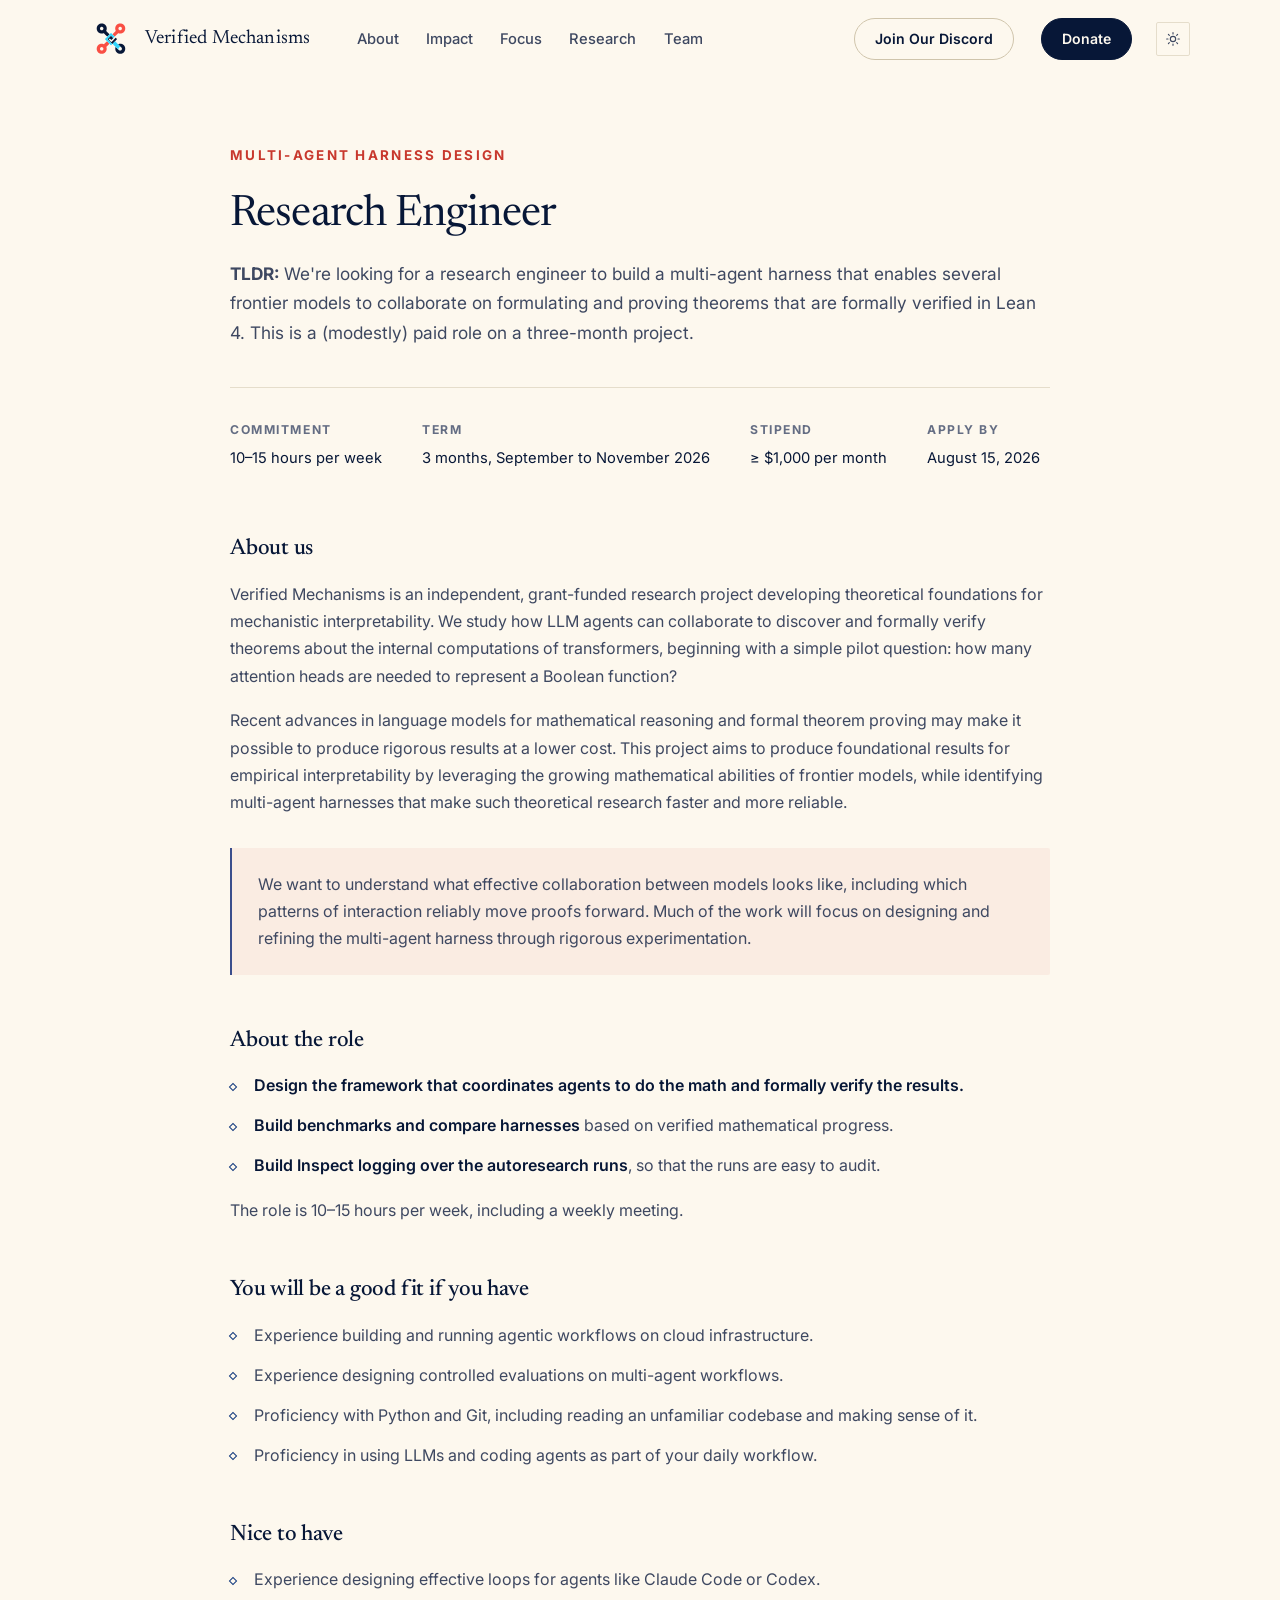
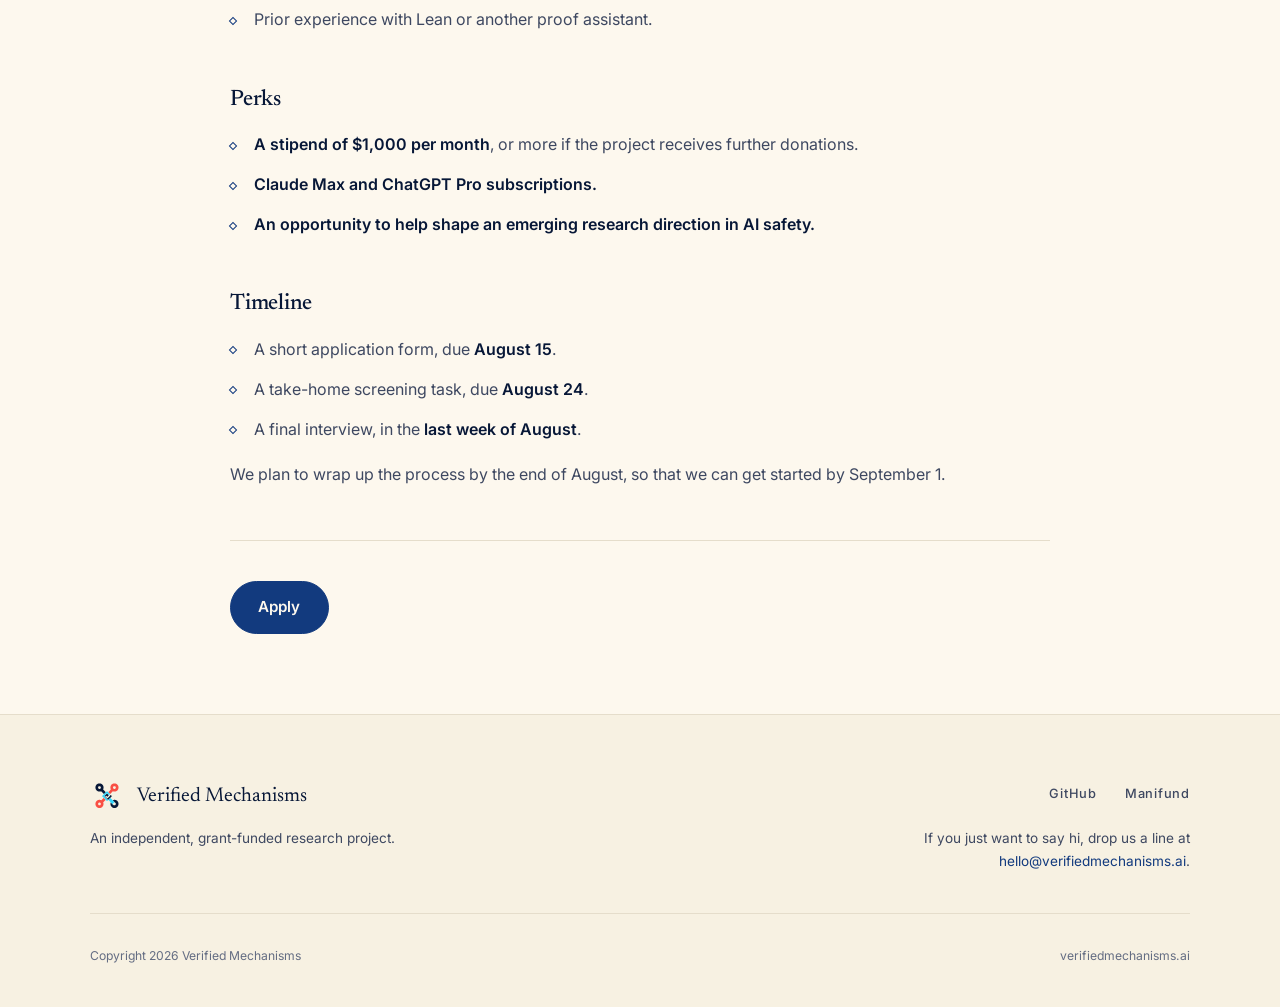
<file: careers/research-engineer/index.html>
<!DOCTYPE html>
<html lang="en">
<head>
<meta charset="utf-8">
<meta name="viewport" content="width=device-width, initial-scale=1">
<title>Research Engineer | Verified Mechanisms</title>
<meta name="description" content="Multi-agent harness design. Build the framework that coordinates agents to do the math and formally verify the results, and benchmark harnesses against verified mathematical progress.">
<link rel="canonical" href="https://verifiedmechanisms.ai/careers/research-engineer/">
<meta property="og:type" content="website">
<meta property="og:url" content="https://verifiedmechanisms.ai/careers/research-engineer/">
<meta property="og:title" content="Research Engineer | Verified Mechanisms">
<meta property="og:description" content="Multi-agent harness design on a three-month formally verified autoresearch project.">
<meta name="theme-color" content="#05081F">
<link rel="icon" href="/assets/favicon.svg" type="image/svg+xml">
<link rel="preconnect" href="https://fonts.googleapis.com">
<link rel="preconnect" href="https://fonts.gstatic.com" crossorigin>
<link href="https://fonts.googleapis.com/css2?family=Inter:wght@400;500;600;700&family=Newsreader:ital,opsz,wght@0,6..72,300;0,6..72,400;0,6..72,500;1,6..72,400&display=swap" rel="stylesheet">
<link rel="stylesheet" href="/assets/site.css">
<script>
  // Stamp the theme before first paint so there is no flash.
  (function () {
    try {
      var t = localStorage.getItem('vm-theme');
      if (!t) t = matchMedia('(prefers-color-scheme: light)').matches ? 'light' : 'dark';
      document.documentElement.setAttribute('data-theme', t);
    } catch (e) {}
  })();
</script>
</head>
<body>
<a class="skip-link" href="#main">Skip to content</a>

<nav id="nav">
  <div class="nav-inner">
    <a class="nav-logo" href="/">
      <img class="brand-mark brand-mark--dark" src="/assets/logo.svg" alt="" width="42" height="42">
      <img class="brand-mark brand-mark--light" src="/assets/logo-light.svg" alt="" width="42" height="42">
      <span>Verified Mechanisms</span>
    </a>
    <ul class="nav-links" id="nav-links">
      <li><a href="/#about">About</a></li>
      <li><a href="/#impact">Impact</a></li>
      <li><a href="/#focus-areas">Focus</a></li>
      <li><a href="/#research">Research</a></li>
      <li><a href="/team/">Team</a></li>
      <li class="nav-cta-item--lead"><a class="nav-cta nav-cta--ghost" href="https://discord.gg/DaYmn36k" target="_blank" rel="noopener">Join Our Discord</a></li>
      <li><a class="nav-cta nav-cta--solid" href="https://manifund.org/projects/formally-verified-autoresearch-for-theoretical-mech-interp" target="_blank" rel="noopener">Donate</a></li>
    </ul>
    <div class="nav-actions">
      <button class="theme-toggle" type="button" id="theme-toggle" aria-label="Switch colour theme" title="Switch colour theme">
        <svg class="icon-moon" viewBox="0 0 24 24" fill="none" stroke="currentColor" stroke-width="1.7" stroke-linecap="round" stroke-linejoin="round" aria-hidden="true"><path d="M21 12.8A9 9 0 1 1 11.2 3a7 7 0 0 0 9.8 9.8z"/></svg>
        <svg class="icon-sun" viewBox="0 0 24 24" fill="none" stroke="currentColor" stroke-width="1.7" stroke-linecap="round" aria-hidden="true"><circle cx="12" cy="12" r="4"/><path d="M12 2.5v2M12 19.5v2M5.1 5.1l1.4 1.4M17.5 17.5l1.4 1.4M2.5 12h2M19.5 12h2M5.1 18.9l1.4-1.4M17.5 6.5l1.4-1.4"/></svg>
      </button>
      <button class="nav-toggle" type="button" aria-label="Menu" aria-expanded="false" aria-controls="nav-links">
        <span></span><span></span><span></span>
      </button>
    </div>
  </div>
</nav>

<main id="main">

  <header class="page-header">
    <div class="page-inner">
      <p class="section-label">Multi-agent harness design</p>
      <h1 class="page-title">Research Engineer</h1>
      <p class="page-lede"><strong>TLDR:</strong> We're looking for a research engineer to build a multi-agent harness that enables several frontier models to collaborate on formulating and proving theorems that are formally verified in Lean 4. This is a (modestly) paid role on a three-month project.</p>
      <div class="meta-row">
        <div class="meta">
          <dt>Commitment</dt>
          <dd>10&ndash;15 hours per week</dd>
        </div>
        <div class="meta">
          <dt>Term</dt>
          <dd>3 months, September to November 2026</dd>
        </div>
        <div class="meta">
          <dt>Stipend</dt>
          <dd>&ge; $1,000 per month</dd>
        </div>
        <div class="meta">
          <dt>Apply by</dt>
          <dd>August 15, 2026</dd>
        </div>
      </div>
    </div>
  </header>

  <div class="page-body">
    <div class="page-inner">

      <h2>About us</h2>
      <p>Verified Mechanisms is an independent, grant-funded research project developing theoretical foundations for mechanistic interpretability. We study how LLM agents can collaborate to discover and formally verify theorems about the internal computations of transformers, beginning with a simple pilot question: how many attention heads are needed to represent a Boolean function?</p>
      <p>Recent advances in language models for mathematical reasoning and formal theorem proving may make it possible to produce rigorous results at a lower cost. This project aims to produce foundational results for empirical interpretability by leveraging the growing mathematical abilities of frontier models, while identifying multi-agent harnesses that make such theoretical research faster and more reliable.</p>

      <div class="callout">
        <p>We want to understand what effective collaboration between models looks like, including which patterns of interaction reliably move proofs forward. Much of the work will focus on designing and refining the multi-agent harness through rigorous experimentation.</p>
      </div>

      <h2>About the role</h2>
      <ul>
        <li><strong>Design the framework that coordinates agents to do the math and formally verify the results.</strong></li>
        <li><strong>Build benchmarks and compare harnesses</strong> based on verified mathematical progress.</li>
        <li><strong>Build Inspect logging over the autoresearch runs</strong>, so that the runs are easy to audit.</li>
      </ul>
      <p>The role is 10&ndash;15 hours per week, including a weekly meeting.</p>

      <h2>You will be a good fit if you have</h2>
      <ul>
        <li>Experience building and running agentic workflows on cloud infrastructure.</li>
        <li>Experience designing controlled evaluations on multi-agent workflows.</li>
        <li>Proficiency with Python and Git, including reading an unfamiliar codebase and making sense of it.</li>
        <li>Proficiency in using LLMs and coding agents as part of your daily workflow.</li>
      </ul>

      <h2>Nice to have</h2>
      <ul>
        <li>Experience designing effective loops for agents like Claude Code or Codex.</li>
        <li>Prior experience with Lean or another proof assistant.</li>
      </ul>

      <h2>Perks</h2>
      <ul>
        <li><strong>A stipend of $1,000 per month</strong>, or more if the project receives further donations.</li>
        <li><strong>Claude Max and ChatGPT Pro subscriptions.</strong></li>
        <li><strong>An opportunity to help shape an emerging research direction in AI safety.</strong></li>
      </ul>

      <h2>Timeline</h2>
      <ul>
        <li>A short application form, due <strong>August 15</strong>.</li>
        <li>A take-home screening task, due <strong>August 24</strong>.</li>
        <li>A final interview, in the <strong>last week of August</strong>.</li>
      </ul>
      <p>We plan to wrap up the process by the end of August, so that we can get started by September 1.</p>

      <div class="apply">
        <a class="btn btn--primary" href="https://forms.gle/91UeZhJex4sf841R6" target="_blank" rel="noopener">Apply</a>
      </div>

    </div>
  </div>

</main>

<footer>
  <div class="footer-inner">
    <div class="footer-top">
      <span class="footer-brand">
          <img class="brand-mark brand-mark--dark" src="/assets/logo.svg" alt="" width="34" height="34">
          <img class="brand-mark brand-mark--light" src="/assets/logo-light.svg" alt="" width="34" height="34">
          Verified Mechanisms
        </span>
      <ul class="footer-links">
        <li><a href="https://github.com/VerifiedMechanisms/xorformer" target="_blank" rel="noopener">GitHub</a></li>
        <li><a href="https://manifund.org/projects/formally-verified-autoresearch-for-theoretical-mech-interp" target="_blank" rel="noopener">Manifund</a></li>
      </ul>
      <p class="footer-blurb">An independent, grant-funded research project.</p>
      <p class="footer-blurb footer-blurb--right">If you just want to say hi, drop us a line at <a href="mailto:hello@verifiedmechanisms.ai">hello@verifiedmechanisms.ai</a>.</p>
    </div>
    <div class="footer-bottom">
      <p>Copyright 2026 Verified Mechanisms</p>
      <p>verifiedmechanisms.ai</p>
    </div>
  </div>
</footer>

<script src="/assets/site.js" defer></script>
</body>
</html>
</file>
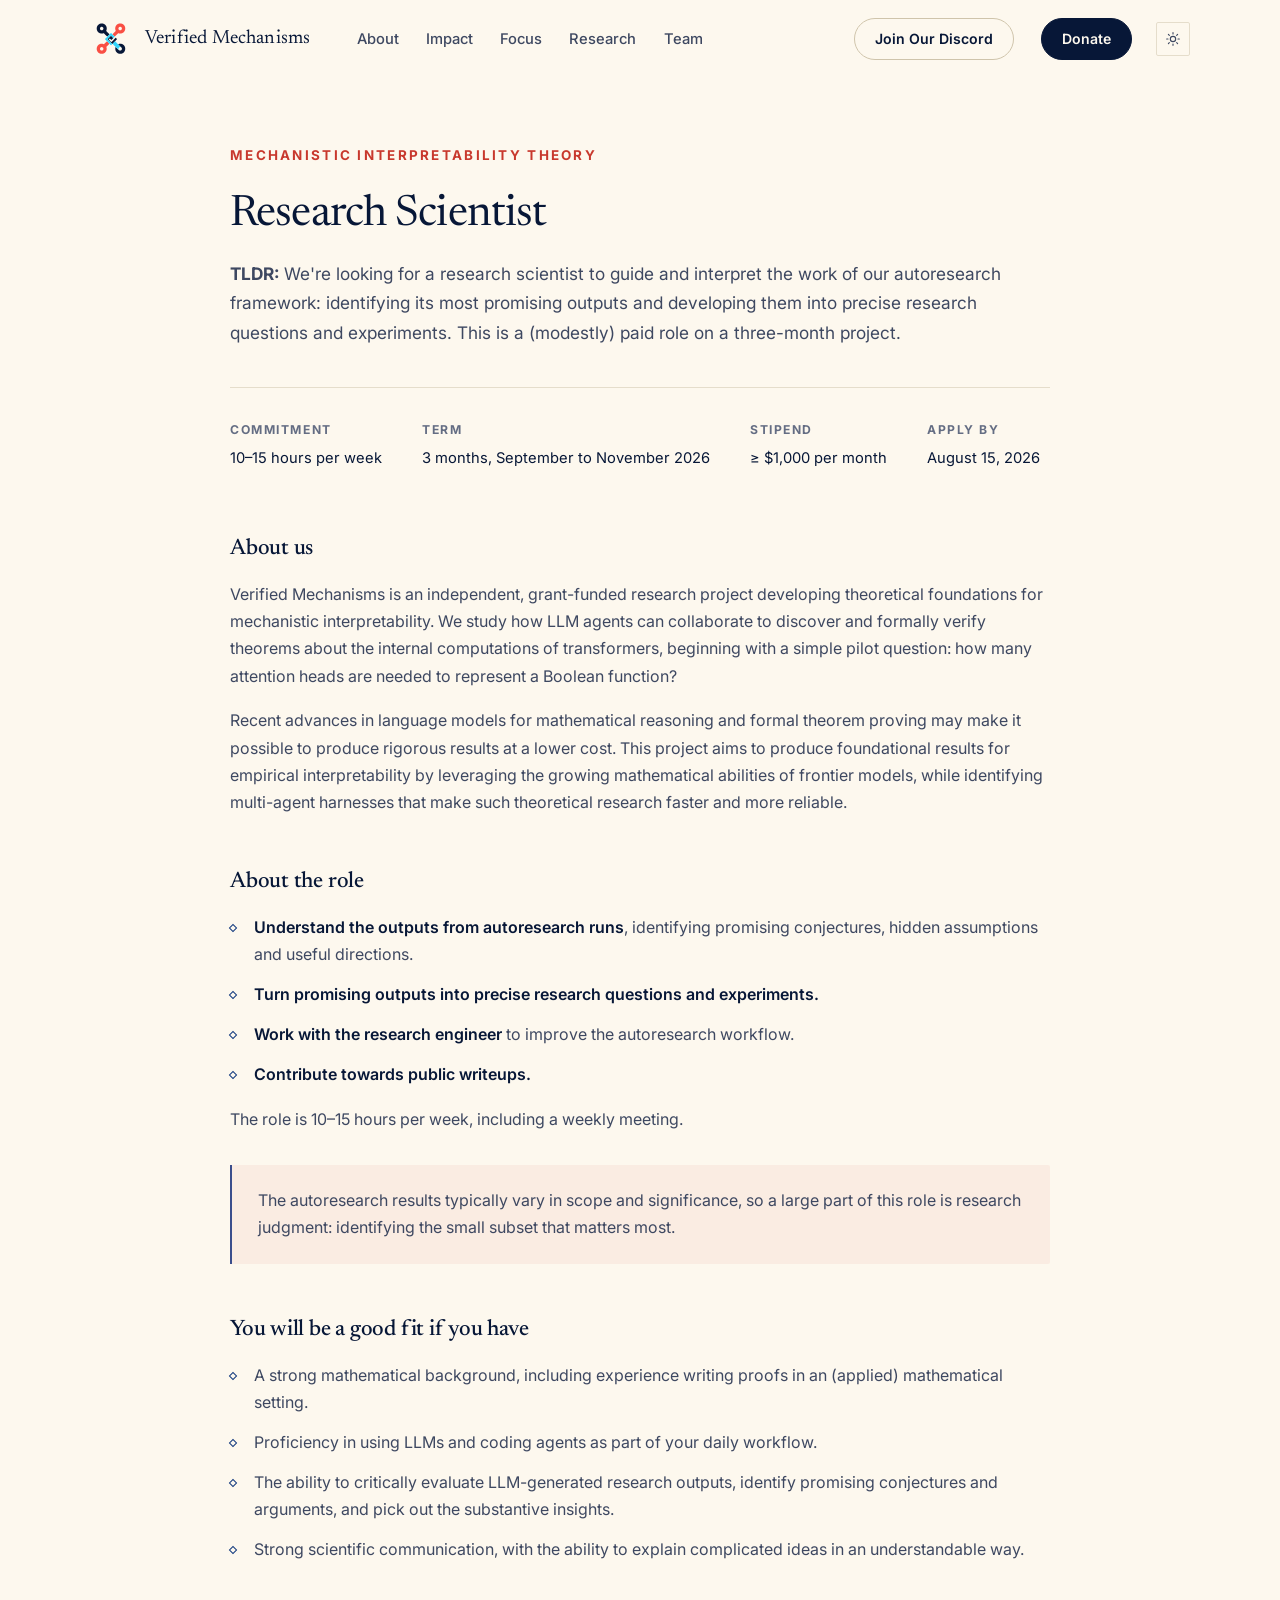
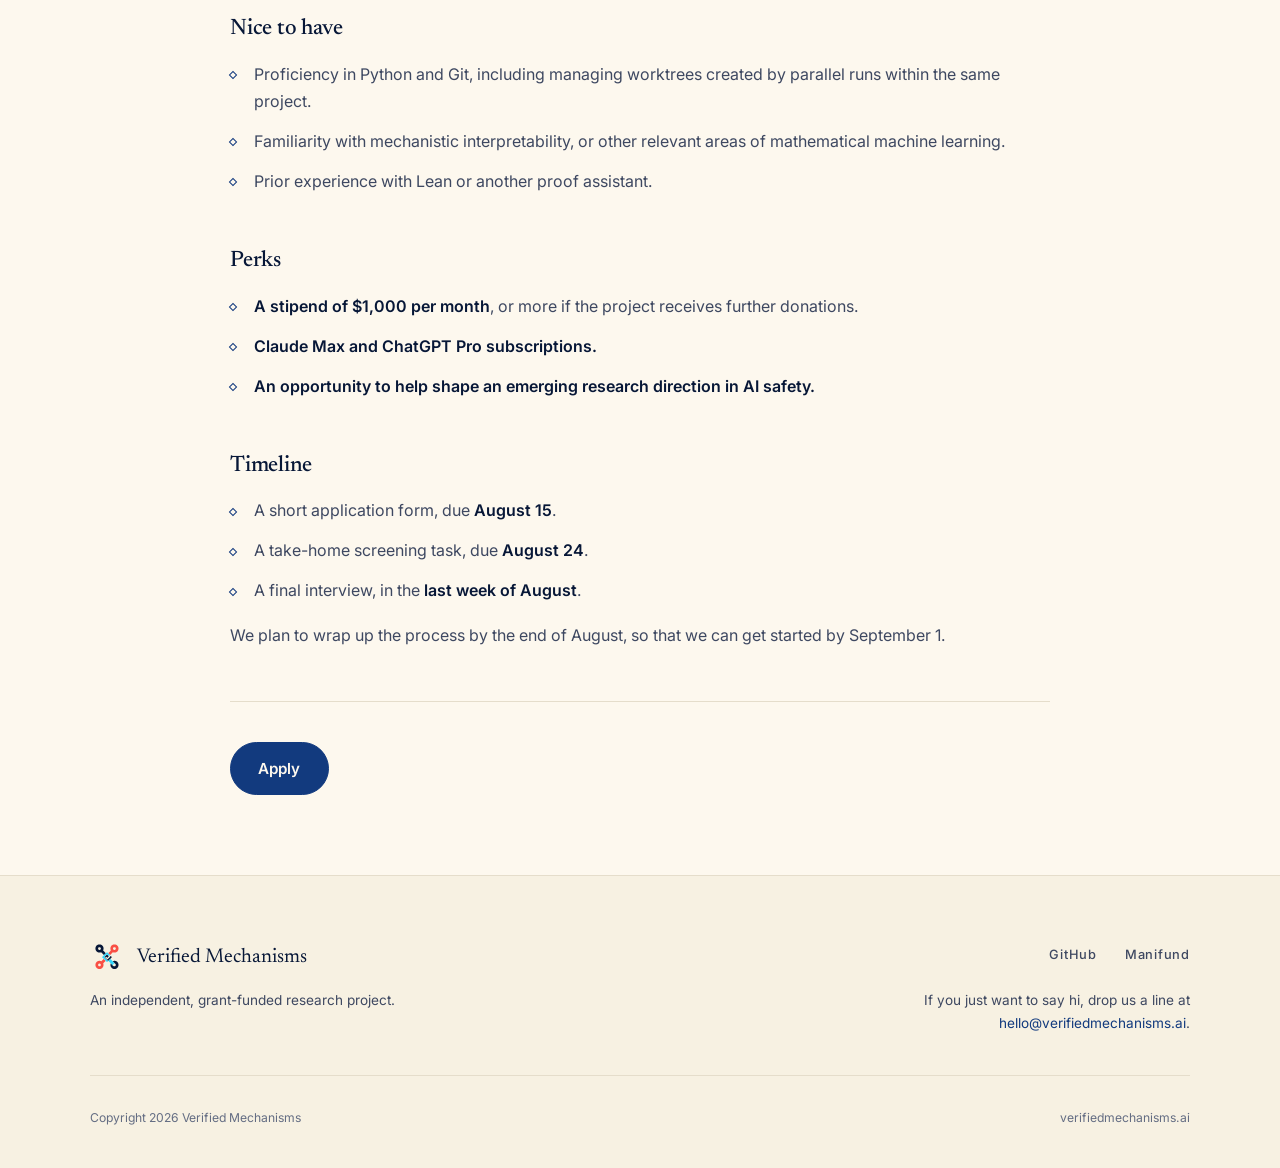
<file: careers/research-scientist/index.html>
<!DOCTYPE html>
<html lang="en">
<head>
<meta charset="utf-8">
<meta name="viewport" content="width=device-width, initial-scale=1">
<title>Research Scientist | Verified Mechanisms</title>
<meta name="description" content="Mechanistic-interpretability theory. Understand the outputs from autoresearch runs, identify promising conjectures, and turn them into precise research questions and experiments.">
<link rel="canonical" href="https://verifiedmechanisms.ai/careers/research-scientist/">
<meta property="og:type" content="website">
<meta property="og:url" content="https://verifiedmechanisms.ai/careers/research-scientist/">
<meta property="og:title" content="Research Scientist | Verified Mechanisms">
<meta property="og:description" content="Mechanistic-interpretability theory on a three-month formally verified autoresearch project.">
<meta name="theme-color" content="#05081F">
<link rel="icon" href="/assets/favicon.svg" type="image/svg+xml">
<link rel="preconnect" href="https://fonts.googleapis.com">
<link rel="preconnect" href="https://fonts.gstatic.com" crossorigin>
<link href="https://fonts.googleapis.com/css2?family=Inter:wght@400;500;600;700&family=Newsreader:ital,opsz,wght@0,6..72,300;0,6..72,400;0,6..72,500;1,6..72,400&display=swap" rel="stylesheet">
<link rel="stylesheet" href="/assets/site.css">
<script>
  // Stamp the theme before first paint so there is no flash.
  (function () {
    try {
      var t = localStorage.getItem('vm-theme');
      if (!t) t = matchMedia('(prefers-color-scheme: light)').matches ? 'light' : 'dark';
      document.documentElement.setAttribute('data-theme', t);
    } catch (e) {}
  })();
</script>
</head>
<body>
<a class="skip-link" href="#main">Skip to content</a>

<nav id="nav">
  <div class="nav-inner">
    <a class="nav-logo" href="/">
      <img class="brand-mark brand-mark--dark" src="/assets/logo.svg" alt="" width="42" height="42">
      <img class="brand-mark brand-mark--light" src="/assets/logo-light.svg" alt="" width="42" height="42">
      <span>Verified Mechanisms</span>
    </a>
    <ul class="nav-links" id="nav-links">
      <li><a href="/#about">About</a></li>
      <li><a href="/#impact">Impact</a></li>
      <li><a href="/#focus-areas">Focus</a></li>
      <li><a href="/#research">Research</a></li>
      <li><a href="/team/">Team</a></li>
      <li class="nav-cta-item--lead"><a class="nav-cta nav-cta--ghost" href="https://discord.gg/DaYmn36k" target="_blank" rel="noopener">Join Our Discord</a></li>
      <li><a class="nav-cta nav-cta--solid" href="https://manifund.org/projects/formally-verified-autoresearch-for-theoretical-mech-interp" target="_blank" rel="noopener">Donate</a></li>
    </ul>
    <div class="nav-actions">
      <button class="theme-toggle" type="button" id="theme-toggle" aria-label="Switch colour theme" title="Switch colour theme">
        <svg class="icon-moon" viewBox="0 0 24 24" fill="none" stroke="currentColor" stroke-width="1.7" stroke-linecap="round" stroke-linejoin="round" aria-hidden="true"><path d="M21 12.8A9 9 0 1 1 11.2 3a7 7 0 0 0 9.8 9.8z"/></svg>
        <svg class="icon-sun" viewBox="0 0 24 24" fill="none" stroke="currentColor" stroke-width="1.7" stroke-linecap="round" aria-hidden="true"><circle cx="12" cy="12" r="4"/><path d="M12 2.5v2M12 19.5v2M5.1 5.1l1.4 1.4M17.5 17.5l1.4 1.4M2.5 12h2M19.5 12h2M5.1 18.9l1.4-1.4M17.5 6.5l1.4-1.4"/></svg>
      </button>
      <button class="nav-toggle" type="button" aria-label="Menu" aria-expanded="false" aria-controls="nav-links">
        <span></span><span></span><span></span>
      </button>
    </div>
  </div>
</nav>

<main id="main">

  <header class="page-header">
    <div class="page-inner">
      <p class="section-label">Mechanistic interpretability theory</p>
      <h1 class="page-title">Research Scientist</h1>
      <p class="page-lede"><strong>TLDR:</strong> We're looking for a research scientist to guide and interpret the work of our autoresearch framework: identifying its most promising outputs and developing them into precise research questions and experiments. This is a (modestly) paid role on a three-month project.</p>

      <div class="meta-row">
        <div class="meta">
          <dt>Commitment</dt>
          <dd>10&ndash;15 hours per week</dd>
        </div>
        <div class="meta">
          <dt>Term</dt>
          <dd>3 months, September to November 2026</dd>
        </div>
        <div class="meta">
          <dt>Stipend</dt>
          <dd>&ge; $1,000 per month</dd>
        </div>
        <div class="meta">
          <dt>Apply by</dt>
          <dd>August 15, 2026</dd>
        </div>
      </div>
    </div>
  </header>

  <div class="page-body">
    <div class="page-inner">

      <h2>About us</h2>
      <p>Verified Mechanisms is an independent, grant-funded research project developing theoretical foundations for mechanistic interpretability. We study how LLM agents can collaborate to discover and formally verify theorems about the internal computations of transformers, beginning with a simple pilot question: how many attention heads are needed to represent a Boolean function?</p>
      <p>Recent advances in language models for mathematical reasoning and formal theorem proving may make it possible to produce rigorous results at a lower cost. This project aims to produce foundational results for empirical interpretability by leveraging the growing mathematical abilities of frontier models, while identifying multi-agent harnesses that make such theoretical research faster and more reliable.</p>

      <h2>About the role</h2>
      <ul>
        <li><strong>Understand the outputs from autoresearch runs</strong>, identifying promising conjectures, hidden assumptions and useful directions.</li>
        <li><strong>Turn promising outputs into precise research questions and experiments.</strong></li>
        <li><strong>Work with the research engineer</strong> to improve the autoresearch workflow.</li>
        <li><strong>Contribute towards public writeups.</strong></li>
      </ul>
      <p>The role is 10&ndash;15 hours per week, including a weekly meeting.</p>

      <div class="callout">
        <p>The autoresearch results typically vary in scope and significance, so a large part of this role is research judgment: identifying the small subset that matters most.</p>
      </div>

      <h2>You will be a good fit if you have</h2>
      <ul>
        <li>A strong mathematical background, including experience writing proofs in an (applied) mathematical setting.</li>
        <li>Proficiency in using LLMs and coding agents as part of your daily workflow.</li>
        <li>The ability to critically evaluate LLM-generated research outputs, identify promising conjectures and arguments, and pick out the substantive insights.</li>
        <li>Strong scientific communication, with the ability to explain complicated ideas in an understandable way.</li>
      </ul>

      <h2>Nice to have</h2>
      <ul>
        <li>Proficiency in Python and Git, including managing worktrees created by parallel runs within the same project.</li>
        <li>Familiarity with mechanistic interpretability, or other relevant areas of mathematical machine learning.</li>
        <li>Prior experience with Lean or another proof assistant.</li>
      </ul>

      <h2>Perks</h2>
      <ul>
        <li><strong>A stipend of $1,000 per month</strong>, or more if the project receives further donations.</li>
        <li><strong>Claude Max and ChatGPT Pro subscriptions.</strong></li>
        <li><strong>An opportunity to help shape an emerging research direction in AI safety.</strong></li>
      </ul>

      <h2>Timeline</h2>
      <ul>
        <li>A short application form, due <strong>August 15</strong>.</li>
        <li>A take-home screening task, due <strong>August 24</strong>.</li>
        <li>A final interview, in the <strong>last week of August</strong>.</li>
      </ul>
      <p>We plan to wrap up the process by the end of August, so that we can get started by September 1.</p>

      <div class="apply">
        <a class="btn btn--primary" href="https://forms.gle/91UeZhJex4sf841R6" target="_blank" rel="noopener">Apply</a>
      </div>

    </div>
  </div>

</main>

<footer>
  <div class="footer-inner">
    <div class="footer-top">
      <span class="footer-brand">
          <img class="brand-mark brand-mark--dark" src="/assets/logo.svg" alt="" width="34" height="34">
          <img class="brand-mark brand-mark--light" src="/assets/logo-light.svg" alt="" width="34" height="34">
          Verified Mechanisms
        </span>
      <ul class="footer-links">
        <li><a href="https://github.com/VerifiedMechanisms/xorformer" target="_blank" rel="noopener">GitHub</a></li>
        <li><a href="https://manifund.org/projects/formally-verified-autoresearch-for-theoretical-mech-interp" target="_blank" rel="noopener">Manifund</a></li>
      </ul>
      <p class="footer-blurb">An independent, grant-funded research project.</p>
      <p class="footer-blurb footer-blurb--right">If you just want to say hi, drop us a line at <a href="mailto:hello@verifiedmechanisms.ai">hello@verifiedmechanisms.ai</a>.</p>
    </div>
    <div class="footer-bottom">
      <p>Copyright 2026 Verified Mechanisms</p>
      <p>verifiedmechanisms.ai</p>
    </div>
  </div>
</footer>

<script src="/assets/site.js" defer></script>
</body>
</html>
</file>
<file: assets/site.css>
/* Verified Mechanisms — verifiedmechanisms.ai */

/* ---------- theme tokens ----------
   Dark is the default. JS stamps data-theme on <html>; the media query below
   is the no-JS fallback. Hues stay in one cool band: cyan 190, blue 219,
   violet 243. No warm accent. */

:root {
  --bg: #05081F;
  --bg-2: #0A0E2A;
  --surface: #0D1138;
  --surface-2: #141B42;
  --border: #232C5C;
  --border-lit: #2D2F6D;

  --text: #E8EAF6;
  --text-dim: #A6ABD4;
  --text-mute: #7C82B4;

  --blue: #6E9BF0;
  --violet: #9B97E8;
  --cyan: #4FD8F5;
  --accent: var(--blue);
  --eyebrow: var(--violet);

  --card-bg: rgba(255, 255, 255, 0.02);
  --card-bg-hover: rgba(255, 255, 255, 0.035);
  --code-bg: rgba(79, 216, 245, 0.05);
  --note-bg: rgba(155, 151, 232, 0.07);
  --glow-a: rgba(155, 151, 232, 0.14);
  --glow-b: rgba(79, 216, 245, 0.08);
  --btn-shadow: rgba(110, 155, 240, 0.28);
  --nav-bg: rgba(5, 8, 31, 0.88);

  --font-display: 'Newsreader', Georgia, 'Times New Roman', serif;
  --font-body: 'Inter', -apple-system, BlinkMacSystemFont, 'Segoe UI', sans-serif;
  --font-mono: ui-monospace, SFMono-Regular, 'SF Mono', Menlo, Consolas, monospace;

  --ease: cubic-bezier(0.23, 1, 0.32, 1);
  --gutter: 3rem;
  --maxw: 1100px;

  color-scheme: dark;
}

/* Light is the original mark's own world: cream ground #FDF8EE, navy ink
   #071737, coral #F94F44, cyan #31D5FC. Coral and cyan are too light to
   carry text on cream, so text uses darkened steps of the same hues. */
:root[data-theme="light"] {
  --bg: #FDF8EE;
  --bg-2: #F7F1E2;
  --surface: #FFFFFF;
  --surface-2: #FBF6EA;
  --border: #E5DDCB;
  --border-lit: #CFC4AB;

  --text: #071737;
  --text-dim: #3E4861;
  --text-mute: #646D83;

  --blue: #123A7E;
  --violet: #3A4E8C;
  --cyan: #0B6E86;
  --eyebrow: #C8382D;

  --card-bg: rgba(7, 23, 55, 0.018);
  --card-bg-hover: rgba(7, 23, 55, 0.04);
  --code-bg: rgba(11, 110, 134, 0.07);
  --note-bg: rgba(200, 56, 45, 0.06);
  --glow-a: rgba(200, 56, 45, 0.07);
  --glow-b: rgba(11, 110, 134, 0.07);
  --btn-shadow: rgba(7, 23, 55, 0.22);
  --nav-bg: rgba(253, 248, 238, 0.92);

  color-scheme: light;
}

/* no-JS fallback: honour the OS preference */
@media (prefers-color-scheme: light) {
  :root:not([data-theme]) {
    --bg: #FDF8EE; --bg-2: #F7F1E2; --surface: #FFFFFF; --surface-2: #FBF6EA;
    --border: #E5DDCB; --border-lit: #CFC4AB;
    --text: #071737; --text-dim: #3E4861; --text-mute: #646D83;
    --blue: #123A7E; --violet: #3A4E8C; --cyan: #0B6E86; --eyebrow: #C8382D;
    --card-bg: rgba(7, 23, 55, 0.018); --card-bg-hover: rgba(7, 23, 55, 0.04);
    --code-bg: rgba(11, 110, 134, 0.07); --note-bg: rgba(200, 56, 45, 0.06);
    --glow-a: rgba(200, 56, 45, 0.07); --glow-b: rgba(11, 110, 134, 0.07);
    --btn-shadow: rgba(7, 23, 55, 0.22); --nav-bg: rgba(253, 248, 238, 0.92);
    color-scheme: light;
  }
}

*, *::before, *::after { box-sizing: border-box; }

html {
  font-size: 16px;
  scroll-behavior: smooth;
  -webkit-text-size-adjust: 100%;
}

body {
  margin: 0;
  background: var(--bg);
  color: var(--text);
  font-family: var(--font-body);
  font-weight: 400;
  line-height: 1.7;
  -webkit-font-smoothing: antialiased;
  -moz-osx-font-smoothing: grayscale;
  overflow-x: hidden;
  transition: background 0.3s var(--ease), color 0.3s var(--ease);
}

img, svg { max-width: 100%; }
::selection { background: var(--accent); color: var(--bg); }

a {
  color: var(--accent);
  text-decoration: none;
  transition: color 0.25s var(--ease);
}
a:hover { color: var(--cyan); }

:focus-visible { outline: 2px solid var(--accent); outline-offset: 3px; }

.skip-link {
  position: absolute;
  left: -9999px;
  top: 0;
  background: var(--surface-2);
  color: var(--text);
  padding: 0.75rem 1.25rem;
  z-index: 100;
}
.skip-link:focus { left: 0; }

/* inline link inside prose, so it reads as a citation not a button */
.ref {
  color: var(--text);
  border-bottom: 1px solid var(--border-lit);
  transition: border-color 0.25s var(--ease), color 0.25s var(--ease);
}
.ref:hover { color: var(--accent); border-bottom-color: var(--accent); }

/* ---------- nav ---------- */

nav {
  position: fixed;
  inset: 0 0 auto 0;
  z-index: 50;
  padding: 1.1rem var(--gutter);
  transition: padding 0.3s var(--ease), background 0.3s var(--ease),
              box-shadow 0.3s var(--ease);
}
nav.scrolled {
  padding: 0.7rem var(--gutter);
  background: var(--nav-bg);
  backdrop-filter: blur(12px);
  -webkit-backdrop-filter: blur(12px);
  box-shadow: 0 1px 0 var(--border);
}

.nav-inner {
  max-width: var(--maxw);
  margin: 0 auto;
  display: flex;
  align-items: center;
  justify-content: space-between;
  gap: 1.5rem;
}

.nav-logo {
  display: inline-flex;
  align-items: center;
  gap: 0.8rem;
  color: var(--text);
  font-family: var(--font-display);
  font-size: 1.2rem;
  font-weight: 400;
  letter-spacing: 0.01em;
  white-space: nowrap;
}
.nav-logo:hover { color: var(--text); }
.brand-mark { width: 42px; height: 42px; display: block; flex: none; }

.nav-links {
  flex: 1 1 auto;
  display: flex;
  align-items: center;
  gap: 1.7rem;
  list-style: none;
  margin: 0 0 0 1.4rem;
  padding: 0;
}
.nav-links a {
  color: var(--text-dim);
  font-size: 0.92rem;
  font-weight: 500;
}
.nav-links a:hover { color: var(--text); }

/* Pill CTAs live inside the link list so the mobile menu inherits them as rows;
   the lead item's auto margin pushes the pair to the right edge on desktop. */
.nav-cta-item--lead { margin-left: auto; }
.nav-links a.nav-cta {
  display: inline-flex;
  align-items: center;
  padding: 0.52rem 1.25rem;
  border-radius: 999px;
  font-size: 0.88rem;
  font-weight: 600;
  transition: background 0.25s var(--ease), border-color 0.25s var(--ease),
              color 0.25s var(--ease);
}
.nav-links a.nav-cta--ghost { color: var(--text); border: 1px solid var(--border-lit); }
.nav-links a.nav-cta--ghost:hover { color: var(--accent); border-color: var(--accent); }
.nav-links a.nav-cta--solid { color: var(--bg); background: var(--text); border: 1px solid var(--text); }
.nav-links a.nav-cta--solid:hover { color: var(--bg); background: var(--accent); border-color: var(--accent); }

.theme-toggle {
  display: inline-flex;
  align-items: center;
  justify-content: center;
  width: 34px;
  height: 34px;
  padding: 0;
  background: none;
  border: 1px solid var(--border);
  border-radius: 2px;
  color: var(--text-dim);
  cursor: pointer;
  transition: color 0.25s var(--ease), border-color 0.25s var(--ease);
}
.theme-toggle:hover { color: var(--accent); border-color: var(--accent); }
.theme-toggle svg { width: 16px; height: 16px; display: block; }
.theme-toggle .icon-sun { display: none; }
:root[data-theme="light"] .theme-toggle .icon-sun { display: block; }
:root[data-theme="light"] .theme-toggle .icon-moon { display: none; }
@media (prefers-color-scheme: light) {
  :root:not([data-theme]) .theme-toggle .icon-sun { display: block; }
  :root:not([data-theme]) .theme-toggle .icon-moon { display: none; }
}

/* light/dark logo pair */
.brand-mark--light { display: none; }
:root[data-theme="light"] .brand-mark--dark { display: none; }
:root[data-theme="light"] .brand-mark--light { display: block; }
@media (prefers-color-scheme: light) {
  :root:not([data-theme]) .brand-mark--dark { display: none; }
  :root:not([data-theme]) .brand-mark--light { display: block; }
}

.nav-toggle {
  display: none;
  flex-direction: column;
  justify-content: center;
  gap: 5px;
  width: 34px;
  height: 34px;
  padding: 0;
  background: none;
  border: 0;
  cursor: pointer;
}
.nav-toggle span {
  display: block;
  height: 1.5px;
  width: 22px;
  background: var(--text);
  transition: transform 0.3s var(--ease), opacity 0.2s var(--ease);
}
.nav-toggle[aria-expanded="true"] span:nth-child(1) { transform: translateY(6.5px) rotate(45deg); }
.nav-toggle[aria-expanded="true"] span:nth-child(2) { opacity: 0; }
.nav-toggle[aria-expanded="true"] span:nth-child(3) { transform: translateY(-6.5px) rotate(-45deg); }

.nav-actions { display: flex; align-items: center; gap: 1rem; }

/* ---------- hero ---------- */

/* Editorial split: display serif left, the node network as a captioned
   figure right, on a flat ground. */
.hero {
  position: relative;
  padding: 10rem var(--gutter) 4.5rem;
}
.hero-inner {
  max-width: var(--maxw);
  margin: 0 auto;
  width: 100%;
  display: grid;
  grid-template-columns: minmax(0, 7fr) minmax(0, 5fr);
  gap: clamp(2.5rem, 6vw, 5rem);
  align-items: center;
}

.hero-label {
  font-size: 0.86rem;
  font-weight: 600;
  letter-spacing: 0.2em;
  text-transform: uppercase;
  color: var(--eyebrow);
  margin: 0 0 1.5rem;
}

.hero-title {
  font-family: var(--font-display);
  font-size: clamp(2.15rem, 4.4vw, 3.7rem);
  font-weight: 500;
  line-height: 1.04;
  letter-spacing: -0.025em;
  margin: 0 0 1.75rem;
  text-wrap: balance;
}
.hero-title em {
  font-style: italic;
  font-weight: 500;
  background: linear-gradient(100deg, var(--cyan), var(--blue) 45%, var(--violet));
  -webkit-background-clip: text;
  background-clip: text;
  color: transparent;
}

/* A 300-weight serif holds up as light-on-dark, but reads grey as dark-on-cream. */
:root[data-theme="light"] .page-title { font-weight: 400; }
@media (prefers-color-scheme: light) {
  :root:not([data-theme]) .page-title { font-weight: 400; }
}

.hero-tagline {
  font-family: var(--font-display);
  font-size: clamp(1.08rem, 1.7vw, 1.32rem);
  line-height: 1.55;
  color: var(--text-dim);
  max-width: 46ch;
  margin: 0;
}

.hero-figure { position: relative; margin: 0; min-width: 0; }
.hero-canvas { display: block; width: 100%; aspect-ratio: 1 / 1.04; }

/* ---------- buttons ---------- */

.btn {
  display: inline-flex;
  align-items: center;
  gap: 0.6rem;
  padding: 0.78rem 1.7rem;
  border-radius: 999px;
  border: 1px solid var(--accent);
  font-family: var(--font-body);
  font-size: 0.95rem;
  font-weight: 600;
  letter-spacing: 0.005em;
  transition: transform 0.3s var(--ease), box-shadow 0.3s var(--ease),
              background 0.3s var(--ease), color 0.3s var(--ease);
}
.btn--primary { background: var(--accent); color: var(--bg); }
.btn--primary:hover {
  color: var(--bg);
  transform: translateY(-2px);
  box-shadow: 0 8px 28px var(--btn-shadow);
}
.btn--ghost { background: transparent; color: var(--text); border-color: var(--border-lit); }
.btn--ghost:hover { color: var(--text); border-color: var(--accent); transform: translateY(-2px); }

/* ---------- sections ---------- */

.section { padding: 5.5rem var(--gutter); }
.section-inner { max-width: var(--maxw); margin: 0 auto; }
.section--bordered { border-top: 1px solid var(--border); }
.section--tinted { background: var(--bg-2); border-top: 1px solid var(--border); }

.section-label {
  font-size: 0.84rem;
  font-weight: 700;
  letter-spacing: 0.17em;
  text-transform: uppercase;
  color: var(--eyebrow);
  margin: 0 0 1.6rem;
}

.section-heading {
  font-family: var(--font-display);
  font-size: clamp(1.6rem, 2.7vw, 2.3rem);
  font-weight: 400;
  line-height: 1.14;
  letter-spacing: -0.015em;
  margin: 0 0 2rem;
}

.section-intro { color: var(--text-dim); max-width: 84ch; margin: 0 0 3rem; }

/* ---------- about ---------- */

.about-grid {
  display: grid;
  grid-template-columns: 1fr 1fr;
  gap: 4rem;
  align-items: start;
}
.about-statement {
  font-family: var(--font-display);
  font-size: clamp(1.35rem, 2.3vw, 1.85rem);
  font-weight: 400;
  line-height: 1.32;
  letter-spacing: -0.01em;
  margin: 0;
}
.about-body { font-size: 0.98rem; line-height: 1.85; color: var(--text-dim); margin: 0; }
.about-body p { margin: 0; }
.about-body p + p { margin-top: 1.25rem; }

.about-separator { width: 48px; height: 1px; background: var(--accent); margin: 2.5rem 0 0; }

.about-approach {
  border-top: 1px solid var(--border);
  padding-top: 3rem;
  margin-top: 3.5rem;
}
.approach-grid { display: grid; grid-template-columns: repeat(3, 1fr); gap: 2.5rem; }
.approach-title {
  font-family: var(--font-display);
  font-size: 1.18rem;
  font-weight: 500;
  line-height: 1.25;
  margin: 0 0 0.6rem;
}
.approach-desc { font-size: 0.88rem; line-height: 1.75; color: var(--text-dim); margin: 0; }

/* ---------- research ---------- */

.strand {
  display: grid;
  grid-template-columns: 14rem 1fr;
  gap: 3.5rem;
  align-items: start;
  padding: 3rem 0;
  border-top: 1px solid var(--border);
}
.strand:last-of-type { border-bottom: 1px solid var(--border); }
.strand-title {
  font-family: var(--font-display);
  font-size: clamp(1.25rem, 1.9vw, 1.6rem);
  font-weight: 400;
  line-height: 1.2;
  letter-spacing: -0.01em;
  margin: 0;
}
.strand-body { margin: 0; }
.strand-body p { margin: 0; color: var(--text-dim); font-size: 1rem; line-height: 1.8; max-width: 82ch; }
.strand-body p + p { margin-top: 1.1rem; }

.card-link {
  display: inline-flex;
  align-items: center;
  gap: 0.4rem;
  margin-top: 1.5rem;
  font-size: 0.78rem;
  font-weight: 600;
  letter-spacing: 0.06em;
  text-transform: uppercase;
  transition: gap 0.3s var(--ease), color 0.25s var(--ease);
}
.card-link:hover { gap: 0.75rem; }
.card-link svg { width: 14px; height: 14px; flex: none; }

.mono { font-family: var(--font-mono); font-size: 0.86em; color: var(--cyan); }

/* ---------- outputs ---------- */

.outputs-list { list-style: none; margin: 1.1rem 0 0; padding: 0; border-top: 1px solid var(--border); }
.output {
  display: flex;
  align-items: baseline;
  gap: 2rem;
  padding: 1.7rem 0.5rem 1.7rem 0;
  border-bottom: 1px solid var(--border);
  transition: padding-left 0.35s var(--ease), background 0.35s var(--ease);
}
.output:hover { padding-left: 0.9rem; background: var(--card-bg); }
.output-kind {
  flex: none;
  width: 9.6rem;
  font-size: 0.78rem;
  font-weight: 700;
  letter-spacing: 0.13em;
  text-transform: uppercase;
  color: var(--text-mute);
}
.output-body { flex: 1 1 auto; min-width: 0; }
.output-title {
  display: block;
  font-family: var(--font-display);
  font-size: 1.12rem;
  font-weight: 500;
  line-height: 1.3;
  margin: 0 0 0.35rem;
  color: var(--text);
  transition: color 0.25s var(--ease);
}
.output:hover .output-title { color: var(--accent); }
.output-desc {
  display: block;
  font-size: 0.86rem;
  line-height: 1.65;
  color: var(--text-dim);
  margin: 0;
}
.output-arrow {
  flex: none;
  color: var(--text-mute);
  transition: transform 0.35s var(--ease), color 0.35s var(--ease);
}
.output:hover .output-arrow { transform: translateX(5px); color: var(--accent); }
.output-arrow svg { width: 16px; height: 16px; display: block; }

/* ---------- team ---------- */

/* The roster lives on /team/ (cards below). These name, role, bio and link
   styles are shared with it. */

/* Home page roster: one hairline row per group, names on the right in the
   serif, each linking to its card on /team/. */
.team-roll { margin-top: 2.5rem; }
.team-roll-row {
  display: grid;
  grid-template-columns: 14rem 1fr;
  gap: 2.5rem;
  align-items: baseline;
  padding: 1.1rem 0;
  border-top: 1px solid var(--border);
}
.team-roll-row:last-child { border-bottom: 1px solid var(--border); }
.team-roll-group {
  font-size: 0.7rem;
  font-weight: 700;
  letter-spacing: 0.13em;
  text-transform: uppercase;
  color: var(--eyebrow);
  margin: 0;
}
.team-roll-names {
  font-family: var(--font-display);
  font-size: 1.15rem;
  line-height: 1.6;
  color: var(--text);
  margin: 0;
}
.team-roll-names a { color: var(--text); transition: color 0.25s var(--ease); }
.team-roll-names a:hover { color: var(--accent); }

.team-name {
  font-family: var(--font-display);
  font-size: 1.3rem;
  font-weight: 400;
  line-height: 1.25;
  letter-spacing: -0.01em;
  margin: 0 0 0.5rem;
}
.team-name a { color: var(--text); transition: color 0.25s var(--ease); }
.team-name a:hover { color: var(--accent); }
.team-role {
  font-size: 0.7rem;
  font-weight: 700;
  letter-spacing: 0.13em;
  text-transform: uppercase;
  color: var(--eyebrow);
  margin: 0;
}
.team-bio {
  max-width: 62ch;
  font-size: 0.9rem;
  line-height: 1.8;
  color: var(--text-dim);
  text-wrap: pretty;
  margin: 0;
}

/* Same set as karthikviswanathn.github.io (Font Awesome brands + Academicons),
   drawn inline rather than pulling in two icon fonts for six glyphs. */
.team-links {
  display: flex;
  flex-wrap: wrap;
  gap: 1rem;
  margin-top: 0.9rem;
}
.team-links a {
  display: inline-flex;
  align-items: center;
  justify-content: center;
  width: 20px;
  height: 20px;
  color: var(--text-mute);
  transition: color 0.25s var(--ease), transform 0.25s var(--ease);
}
.team-links a:hover { color: var(--accent); transform: translateY(-2px); }
.team-links svg { width: 18px; height: 18px; display: block; fill: currentColor; }
.team-links svg.icon-stroke {
  fill: none;
  stroke: currentColor;
  stroke-width: 1.7;
  stroke-linecap: round;
  stroke-linejoin: round;
}

/* ---------- team page ---------- */

/* /team/ groups the roster by role. Each card's header is a button, so the
   whole card toggles; the bio and links sit in a panel whose grid row grows
   from 0fr to 1fr, which animates height without measuring it. */
/* Declared after .page-inner so the wider measure wins on /team/. */
.page-inner.page-inner--wide { max-width: var(--maxw); }

.people-group { margin-bottom: 3.5rem; }
.people-group:last-child { margin-bottom: 0; }
.page-body .people-group h2 { margin-top: 0; }
.page-body .people-group h2 a { color: inherit; border-bottom: 1px solid var(--border-lit); }
.page-body .people-group h2 a:hover { color: var(--accent); border-bottom-color: var(--accent); }

.people-grid {
  display: grid;
  grid-template-columns: repeat(3, minmax(0, 1fr));
  gap: 1.25rem;
  align-items: start; /* an open card grows alone, its neighbours keep their height */
}

.person {
  scroll-margin-top: 6rem; /* deep links land below the fixed nav */
  background: var(--card-bg);
  border: 1px solid var(--border);
  border-radius: 2px;
  transition: border-color 0.4s var(--ease), background 0.4s var(--ease);
}
.person:hover, .person.is-open { border-color: var(--border-lit); background: var(--card-bg-hover); }

.person-toggle {
  display: grid;
  grid-template-columns: minmax(0, 1fr) auto;
  grid-template-areas: "name chev" "role chev";
  column-gap: 1rem;
  width: 100%;
  margin: 0;
  padding: 1.5rem 1.6rem;
  background: none;
  border: 0;
  color: inherit;
  font: inherit;
  text-align: left;
  cursor: pointer;
}
.person-toggle:focus-visible { outline: 2px solid var(--accent); outline-offset: -2px; }
.person-name {
  grid-area: name;
  font-family: var(--font-display);
  font-size: 1.3rem;
  font-weight: 400;
  line-height: 1.25;
  letter-spacing: -0.01em;
  color: var(--text);
  transition: color 0.25s var(--ease);
}
.person-toggle:hover .person-name, .person.is-open .person-name { color: var(--accent); }
.person-role {
  grid-area: role;
  margin-top: 0.45rem;
  font-size: 0.7rem;
  font-weight: 700;
  letter-spacing: 0.13em;
  text-transform: uppercase;
  color: var(--eyebrow);
}
.person-chevron {
  grid-area: chev;
  align-self: center;
  width: 18px;
  height: 18px;
  color: var(--text-mute);
  transition: transform 0.35s var(--ease), color 0.25s var(--ease);
}
.person-toggle:hover .person-chevron { color: var(--accent); }
.person.is-open .person-chevron { transform: rotate(180deg); }

.person-panel {
  display: grid;
  grid-template-rows: 0fr;
  transition: grid-template-rows 0.35s var(--ease);
}
.person.is-open .person-panel { grid-template-rows: 1fr; }
.person-panel-inner { min-height: 0; overflow: hidden; }
.person-panel .team-bio { padding: 0 1.6rem; margin: 0; }
.person-panel .team-links { padding: 0 1.6rem 1.5rem; margin-top: 1rem; }

@media (max-width: 1024px) {
  .people-grid { grid-template-columns: repeat(2, minmax(0, 1fr)); }
}
@media (max-width: 640px) {
  .people-grid { grid-template-columns: 1fr; }
}

/* ---------- careers ---------- */

.careers-inner { max-width: 880px; margin: 0 auto; }
.careers-heading {
  font-family: var(--font-display);
  font-size: clamp(1.6rem, 2.8vw, 2.4rem);
  font-weight: 400;
  line-height: 1.14;
  letter-spacing: -0.015em;
  margin: 0 0 1.5rem;
}
.careers-body { color: var(--text-dim); margin: 0 0 1.1rem; }
.careers-body strong { color: var(--text); font-weight: 600; }
.careers-body--deadline { margin: 0 0 3rem; }

.careers-list { margin: 0 0 1.4rem; padding: 0; list-style: none; }
.careers-list li {
  position: relative;
  padding: 0 0 0 1.5rem;
  margin-bottom: 0.55rem;
  color: var(--text-dim);
  line-height: 1.7;
}
.careers-list li::before {
  content: '';
  position: absolute;
  left: 0;
  top: 0.72em;
  width: 6px;
  height: 6px;
  border: 1px solid var(--accent);
  transform: rotate(45deg);
}

.roles-grid { display: grid; grid-template-columns: repeat(2, 1fr); gap: 1.5rem; }
.role-card {
  position: relative;
  display: flex;
  flex-direction: column;
  padding: 2rem 1.9rem;
  background: var(--card-bg);
  border: 1px solid var(--border);
  border-radius: 2px;
  transition: transform 0.4s var(--ease), border-color 0.4s var(--ease),
              background 0.4s var(--ease);
}
.role-card:hover {
  transform: translateY(-4px);
  border-color: var(--border-lit);
  background: var(--card-bg-hover);
}
.role-status {
  font-size: 0.78rem;
  font-weight: 700;
  letter-spacing: 0.13em;
  text-transform: uppercase;
  color: var(--cyan);
  margin: 0 0 0.9rem;
}
.role-title {
  font-family: var(--font-display);
  font-size: 1.35rem;
  font-weight: 500;
  line-height: 1.25;
  margin: 0 0 0.7rem;
  color: var(--accent);
  transition: color 0.25s var(--ease);
}
.role-card:hover .role-title { color: var(--cyan); }
.role-desc { font-size: 0.88rem; line-height: 1.75; color: var(--text-dim); margin: 0; }

/* Footer row inside a role card: details link left, apply button right.
   The card-link's ::after stretches over the card so the whole card stays
   clickable; the apply button sits above it. */
.role-foot {
  margin-top: auto;
  padding-top: 1.6rem;
  display: flex;
  align-items: center;
  justify-content: space-between;
  gap: 1rem;
  flex-wrap: wrap;
}
.role-foot .card-link { margin-top: 0; }
.role-card .card-link::after { content: ""; position: absolute; inset: 0; }
.btn--card { position: relative; z-index: 1; padding: 0.5rem 1.25rem; font-size: 0.85rem; }

.process {
  margin-top: 3rem;
  padding-top: 2rem;
  border-top: 1px solid var(--border);
  font-size: 0.85rem;
  color: var(--text-dim);
}
.process strong { color: var(--text); font-weight: 600; }

/* ---------- footer ---------- */

footer {
  padding: 4rem var(--gutter) 2.5rem;
  border-top: 1px solid var(--border);
  background: var(--bg-2);
}
.footer-inner { max-width: var(--maxw); margin: 0 auto; }
/* Two columns, two rows: brand beside the links, and the two blurbs on a
   shared row so they sit on the same line however tall the row above is. */
.footer-top {
  display: grid;
  grid-template-columns: 1fr auto;
  gap: 0.9rem 2.5rem;
  align-items: start;
  padding-bottom: 2.5rem;
  border-bottom: 1px solid var(--border);
}
.footer-brand {
  display: inline-flex;
  align-items: center;
  gap: 0.8rem;
  font-family: var(--font-display);
  font-size: 1.25rem;
  color: var(--text);
}
.footer-brand .brand-mark { width: 34px; height: 34px; }
.footer-blurb { font-size: 0.85rem; line-height: 1.7; color: var(--text-dim); margin: 0; max-width: 42ch; }
.footer-blurb--right { text-align: right; margin-left: auto; }
.footer-links { display: flex; flex-wrap: wrap; justify-content: flex-end; gap: 1.75rem; list-style: none; margin: 0; padding: 0; }
.footer-links a { color: var(--text-dim); font-size: 0.8rem; font-weight: 500; letter-spacing: 0.06em; }
.footer-links a:hover { color: var(--accent); }
.footer-bottom {
  display: flex;
  flex-wrap: wrap;
  gap: 1rem;
  justify-content: space-between;
  padding-top: 2rem;
  font-size: 0.76rem;
  color: var(--text-mute);
}
.footer-bottom p { margin: 0; }

/* ---------- role pages ---------- */

.page-header { padding: 9rem var(--gutter) 3rem; }
.page-inner { max-width: 820px; margin: 0 auto; }
.back-link {
  display: inline-flex;
  align-items: center;
  gap: 0.45rem;
  font-size: 0.76rem;
  font-weight: 600;
  letter-spacing: 0.1em;
  text-transform: uppercase;
  color: var(--text-mute);
  margin-bottom: 2rem;
  transition: gap 0.3s var(--ease), color 0.25s var(--ease);
}
.back-link:hover { gap: 0.75rem; color: var(--accent); }
.back-link svg { width: 13px; height: 13px; }

.page-title {
  font-family: var(--font-display);
  font-size: clamp(1.9rem, 3.6vw, 2.7rem);
  font-weight: 300;
  line-height: 1.08;
  letter-spacing: -0.02em;
  margin: 0 0 1.25rem;
}
.page-lede { font-size: 1.08rem; line-height: 1.7; color: var(--text-dim); margin: 0; }

.meta-row {
  display: flex;
  flex-wrap: wrap;
  gap: 2.5rem;
  margin-top: 2.5rem;
  padding-top: 2rem;
  border-top: 1px solid var(--border);
}
.meta dt {
  font-size: 0.76rem;
  font-weight: 700;
  letter-spacing: 0.13em;
  text-transform: uppercase;
  color: var(--text-mute);
  margin-bottom: 0.35rem;
}
.meta dd { margin: 0; font-size: 0.92rem; color: var(--text); }

.page-body { padding: 1rem var(--gutter) 5rem; }
.page-body h2 {
  font-family: var(--font-display);
  font-size: 1.4rem;
  font-weight: 500;
  line-height: 1.25;
  letter-spacing: -0.01em;
  margin: 3.25rem 0 1.1rem;
}
.page-body h2:first-child { margin-top: 0; }
.page-body h3 {
  font-size: 0.8rem;
  font-weight: 700;
  letter-spacing: 0.15em;
  text-transform: uppercase;
  color: var(--eyebrow);
  margin: 2rem 0 0.85rem;
}
.page-body p { color: var(--text-dim); margin: 0 0 1.1rem; }
.page-body ul { margin: 0 0 1.1rem; padding: 0; list-style: none; }
.page-body ul li {
  position: relative;
  padding: 0 0 0 1.5rem;
  margin-bottom: 0.8rem;
  color: var(--text-dim);
  line-height: 1.7;
}
.page-body ul li::before {
  content: '';
  position: absolute;
  left: 0;
  top: 0.72em;
  width: 6px;
  height: 6px;
  border: 1px solid var(--accent);
  transform: rotate(45deg);
}
.page-body ul li strong { color: var(--text); font-weight: 600; }

.callout {
  margin: 2rem 0;
  padding: 1.4rem 1.6rem;
  background: var(--note-bg);
  border-left: 2px solid var(--violet);
  border-radius: 0 2px 2px 0;
}
.callout p { margin: 0; max-width: none; }
.callout p + p { margin-top: 0.8rem; }

.apply { margin-top: 3.25rem; padding-top: 2.5rem; border-top: 1px solid var(--border); }

/* ---------- blog posts ---------- */

/* Long-form articles, ported from the dev site so the two read as one
   family: the page-title serif for h1, diamond bullets, hanging numerals,
   violet-rule blockquotes, collapsible asides and white-mounted figures. */
.post-page { padding: 9rem var(--gutter) 5rem; }
.post-page .back-link { margin-bottom: 2.5rem; }

code {
  font-family: var(--font-mono);
  font-size: 0.86em;
  color: var(--cyan);
  background: var(--code-bg);
  padding: 0.1em 0.35em;
  border-radius: 2px;
  -webkit-box-decoration-break: clone;
  box-decoration-break: clone;
}

.entry h1 {
  font-family: var(--font-display);
  font-size: clamp(1.9rem, 3.6vw, 2.7rem);
  font-weight: 300;
  line-height: 1.08;
  letter-spacing: -0.02em;
  margin: 0 0 1.25rem;
  text-wrap: balance;
}
/* A 300-weight serif reads grey as dark-on-cream. */
:root[data-theme="light"] .entry h1 { font-weight: 400; }
@media (prefers-color-scheme: light) {
  :root:not([data-theme]) .entry h1 { font-weight: 400; }
}

.entry-meta {
  margin: 0 0 2.5rem;
  padding-bottom: 2rem;
  border-bottom: 1px solid var(--border);
  font-size: 0.95rem;
  color: var(--text-mute);
}
.entry-meta a { color: var(--text-mute); border-bottom: 1px solid var(--border-lit); }
.entry-meta a:hover { color: var(--accent); border-bottom-color: var(--accent); }
.entry-meta .sep { margin: 0 0.5rem; }

.entry--post p, .entry--post li { color: var(--text-dim); }
.entry--post p { margin: 0 0 1.1rem; }
.entry--post .lede { font-size: 1.08rem; line-height: 1.7; color: var(--text); margin-bottom: 1.6rem; }
.entry--post strong { color: var(--text); font-weight: 600; }
.entry--post li { margin-bottom: 0.8rem; line-height: 1.7; }
.entry--post li > p { margin-bottom: 0.4rem; }
/* anchor targets (footnotes and back-references) land below the fixed nav */
.entry--post :target { scroll-margin-top: 7rem; }

.entry--post h2 {
  font-family: var(--font-display);
  font-size: 1.4rem;
  font-weight: 500;
  line-height: 1.25;
  letter-spacing: -0.01em;
  margin: 3.25rem 0 1.1rem;
}
.entry--post h3 {
  margin: 2.25rem 0 0.85rem;
  font-size: 0.8rem;
  font-weight: 700;
  line-height: 1.5;
  letter-spacing: 0.15em;
  text-transform: uppercase;
  color: var(--eyebrow);
}

/* Diamond bullets, as on the role pages. */
.entry--post ul { list-style: none; margin: 0 0 1.1rem; padding: 0; }
.entry--post ul > li { position: relative; padding-left: 1.5rem; }
.entry--post ul > li::before {
  content: '';
  position: absolute;
  left: 0;
  top: 0.72em;
  width: 6px;
  height: 6px;
  border: 1px solid var(--accent);
  transform: rotate(45deg);
}

/* Numbered lists: hanging numerals in the accent, tabular so they align. */
.entry--post ol:not(.footnotes ol) {
  list-style: none;
  counter-reset: step;
  margin: 0 0 1.1rem;
  padding: 0;
}
.entry--post ol:not(.footnotes ol) > li {
  position: relative;
  counter-increment: step;
  padding-left: 2rem;
}
.entry--post ol:not(.footnotes ol) > li::before {
  content: counter(step, decimal-leading-zero);
  position: absolute;
  left: 0;
  top: 0.12em;
  font-size: 0.78em;
  font-weight: 600;
  letter-spacing: 0.04em;
  font-variant-numeric: tabular-nums;
  color: var(--accent);
}

/* KaTeX's default 1.21em runs large beside Inter. */
.entry--post .katex { font-size: 1.1em; }

/* Display equations live in their own paragraph; let long ones scroll
   sideways rather than break the column on small screens. */
.entry--post .eq {
  margin: 1.4rem 0;
  padding-bottom: 0.35rem;
  overflow-x: auto;
}
.entry--post .eq .katex-display { margin: 0.25rem 0; }

/* the .callout of the role pages */
.entry--post blockquote {
  margin: 2rem 0;
  padding: 1.4rem 1.6rem;
  background: var(--note-bg);
  border-left: 2px solid var(--violet);
  border-radius: 0 2px 2px 0;
}
.entry--post blockquote p { margin: 0; color: var(--text); }

/* Post figures are opaque white PNGs; sit them on their own white panel so
   they read as figures mounted on the page, in both themes. */
.entry--post .figure { margin: 2.5rem 0; }
.entry--post .figure--reduced { width: 75%; margin-inline: auto; }
.figure img {
  display: block;
  width: 100%;
  height: auto;
  background: #FFFFFF;
  border: 1px solid var(--border);
  border-radius: 2px;
  padding: 0.75rem;
}
.figure figcaption {
  margin-top: 0.85rem;
  font-size: 0.85rem;
  line-height: 1.65;
  color: var(--text-mute);
}
.figure figcaption strong { color: var(--text-dim); }

/* Collapsible asides, framed like the role cards. */
.collapse {
  margin: 2rem 0;
  background: var(--card-bg);
  border: 1px solid var(--border);
  border-radius: 2px;
  transition: border-color 0.3s var(--ease);
}
.collapse:hover, .collapse[open] { border-color: var(--border-lit); }
.collapse summary {
  position: relative;
  padding: 1rem 1.4rem 1rem 3rem;
  cursor: pointer;
  list-style: none;
  font-family: var(--font-display);
  font-size: 1.1rem;
  font-weight: 500;
  line-height: 1.4;
  color: var(--text);
  transition: color 0.25s var(--ease);
}
.collapse summary::-webkit-details-marker { display: none; }
/* a plus that turns to a cross, drawn from two bars */
.collapse summary::before, .collapse summary::after {
  content: '';
  position: absolute;
  left: 1.4rem;
  top: 50%;
  width: 11px;
  height: 1.5px;
  margin-top: -0.75px;
  background: var(--accent);
  transition: transform 0.3s var(--ease);
}
.collapse summary::after { transform: rotate(90deg); }
.collapse[open] summary::before { transform: rotate(45deg); }
.collapse[open] summary::after { transform: rotate(135deg); }
.collapse summary:hover { color: var(--accent); }
.collapse[open] summary { border-bottom: 1px solid var(--border); }
.collapse-body { padding: 1.2rem 1.6rem 0.4rem; }

.fnref { line-height: 0; }
.fnref a { font-size: 0.72em; }
.footnotes {
  margin-top: 3.5rem;
  padding-top: 2rem;
  border-top: 1px solid var(--border);
}
.footnotes-label {
  margin: 0 0 1rem;
  font-size: 0.76rem;
  font-weight: 700;
  letter-spacing: 0.13em;
  text-transform: uppercase;
  color: var(--text-mute);
}
.footnotes ol { margin: 0; padding-left: 1.2rem; }
.entry--post .footnotes li { font-size: 0.85rem; color: var(--text-mute); margin: 0 0 0.6rem; }
.entry--post .footnotes li p { font-size: 0.85rem; color: var(--text-mute); margin: 0 0 0.3rem; }
.entry--post .footnotes li::marker { color: var(--text-mute); }
.footnotes .fnback { margin-left: 0.4rem; }

@media (max-width: 640px) {
  .entry--post .figure--reduced { width: 100%; }
}

/* ---------- reveal ---------- */

.reveal {
  opacity: 0;
  transform: translateY(28px);
  transition: opacity 0.7s var(--ease), transform 0.7s var(--ease);
}
.reveal.is-visible { opacity: 1; transform: none; }

/* ---------- responsive ---------- */

@media (max-width: 1024px) {
  .approach-grid { gap: 2rem; }
}

@media (max-width: 860px) {
  .hero-inner { grid-template-columns: 1fr; gap: 2.75rem; }
  .hero-figure { max-width: 420px; }
  .about-grid { grid-template-columns: 1fr; gap: 2.5rem; }
  .approach-grid { grid-template-columns: 1fr; gap: 2.25rem; }
  .strand { grid-template-columns: 1fr; gap: 1.5rem; padding: 2.5rem 0; }
  .team-roll-row { grid-template-columns: 1fr; gap: 0.35rem; }
  .roles-grid { grid-template-columns: 1fr; }
}

@media (max-width: 768px) {
  :root { --gutter: 1.5rem; }
  .section { padding: 3.5rem var(--gutter); }
  .hero { padding: 7rem var(--gutter) 3.5rem; }
  .page-header { padding: 7rem var(--gutter) 2.5rem; }
  .post-page { padding: 7rem var(--gutter) 3.5rem; }
  .brand-mark { width: 34px; height: 34px; }
  .nav-logo { font-size: 1.12rem; }

  .nav-toggle { display: flex; }
  .nav-links {
    position: absolute;
    inset: 100% 0 auto 0;
    flex-direction: column;
    align-items: stretch;
    gap: 0;
    margin: 0;
    padding: 0.5rem var(--gutter) 1.5rem;
    background: var(--nav-bg);
    backdrop-filter: blur(12px);
    -webkit-backdrop-filter: blur(12px);
    border-bottom: 1px solid var(--border);
    display: none;
  }
  .nav-links.is-open { display: flex; }
  .nav-links li { border-top: 1px solid var(--border); }
  .nav-cta-item--lead { margin-left: 0; }
  .nav-links a { display: block; padding: 0.95rem 0; }
  .nav-links a.nav-cta {
    display: block;
    border: 0;
    border-radius: 0;
    padding: 0.95rem 0;
    background: none;
    font-size: inherit;
    color: var(--accent);
  }
  .nav-links a.nav-cta:hover { background: none; color: var(--cyan); }

  .output { flex-wrap: wrap; gap: 0.4rem 1rem; }
  .output-kind { width: 100%; }
  .meta-row { gap: 1.75rem; }

  /* one column: the right-hand blurb has nothing to sit beside */
  .footer-top { grid-template-columns: 1fr; gap: 1.4rem; }
  .footer-links { justify-content: flex-start; }
  .footer-blurb--right { text-align: left; margin-left: 0; }
}

@media (max-width: 480px) {
  .hero-title { font-size: 1.85rem; }
}

@media (prefers-reduced-motion: reduce) {
  html { scroll-behavior: auto; }
  *, *::before, *::after {
    animation-duration: 0.001ms !important;
    animation-iteration-count: 1 !important;
    transition-duration: 0.001ms !important;
  }
  .reveal { opacity: 1; transform: none; }
}
</file>
